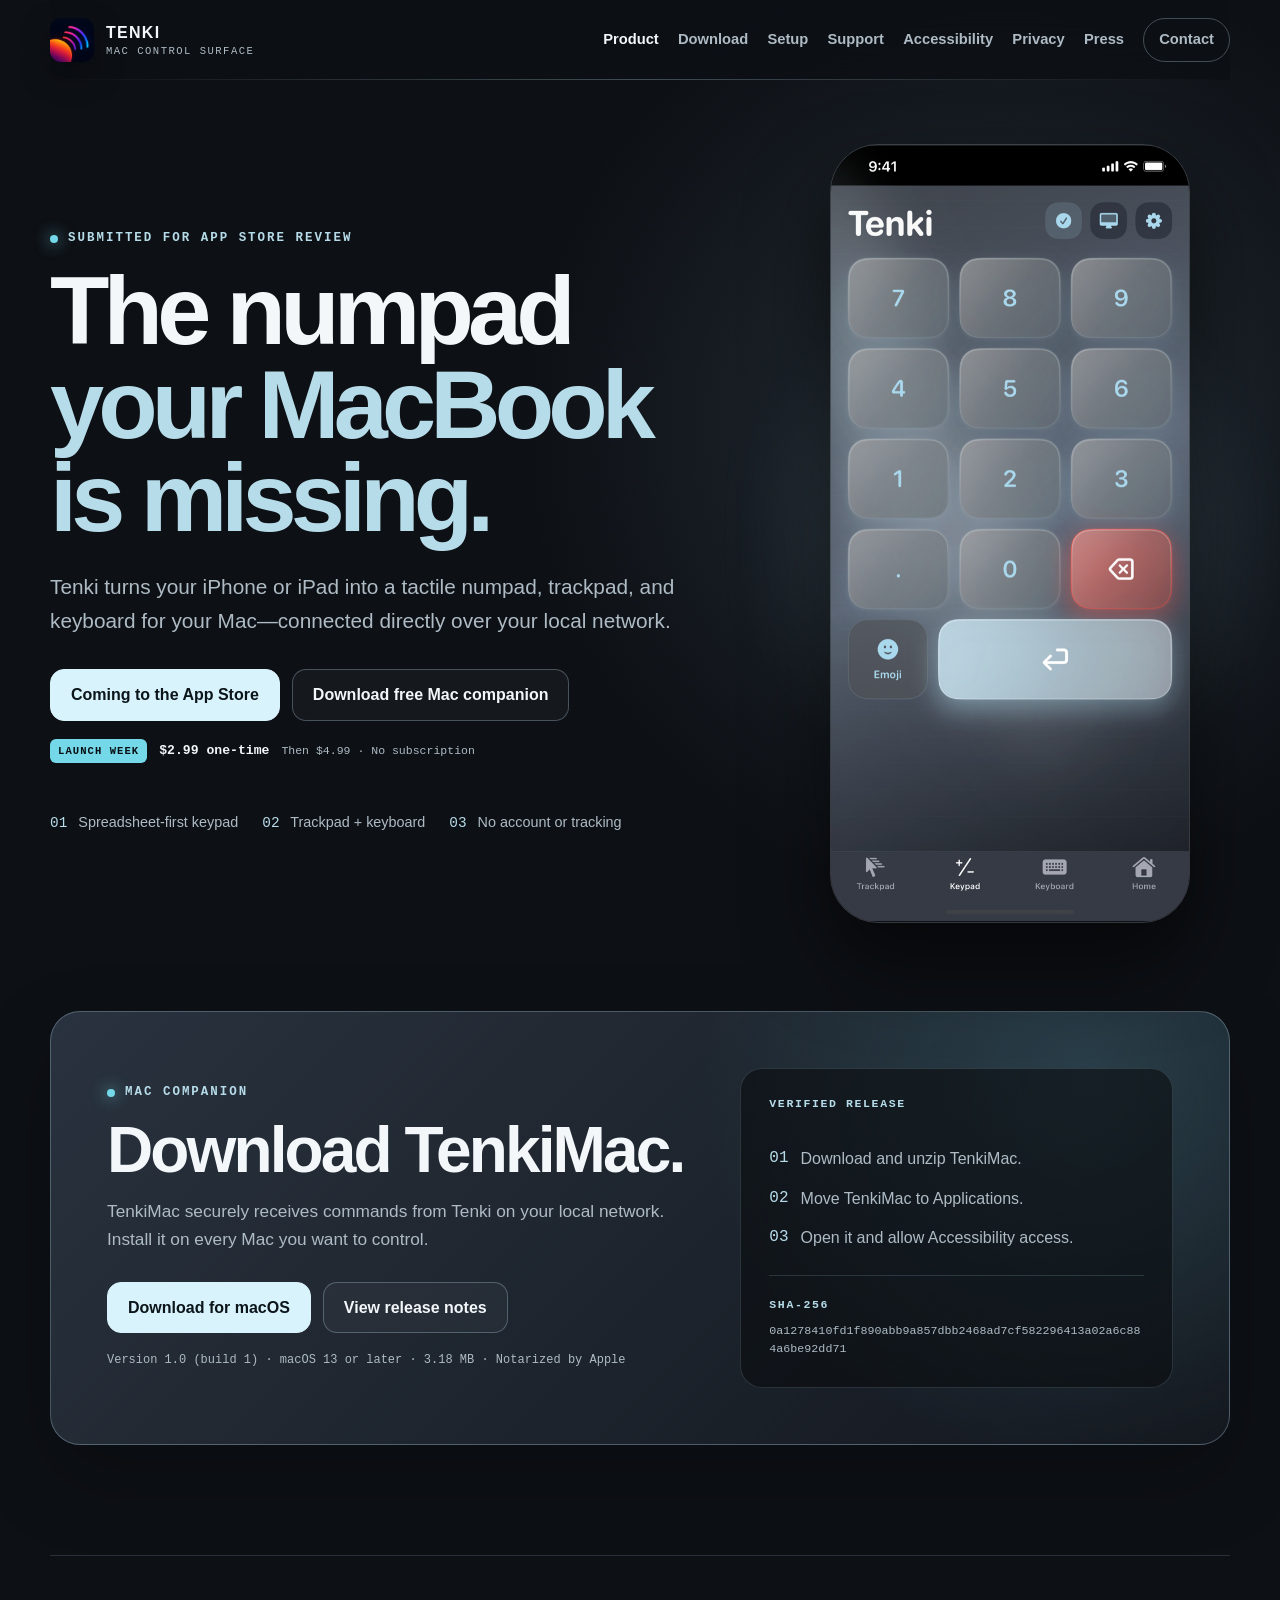
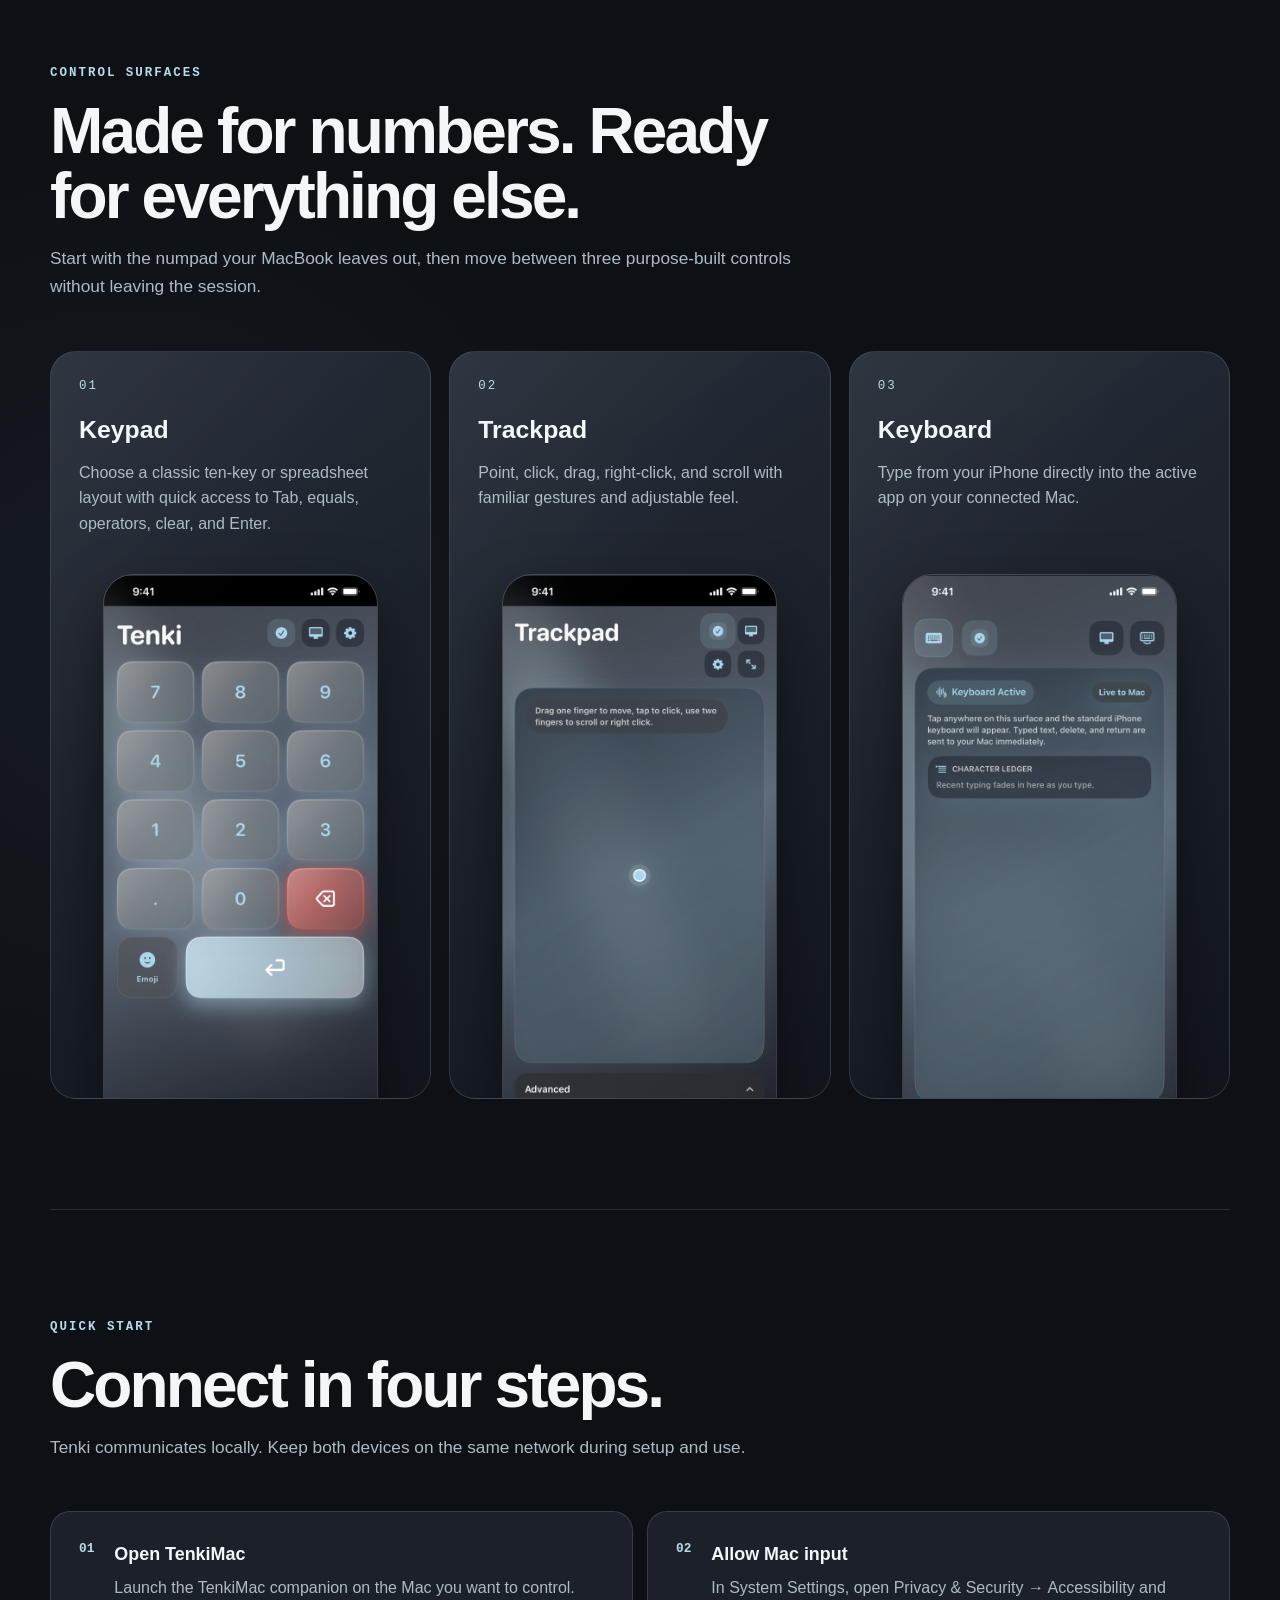
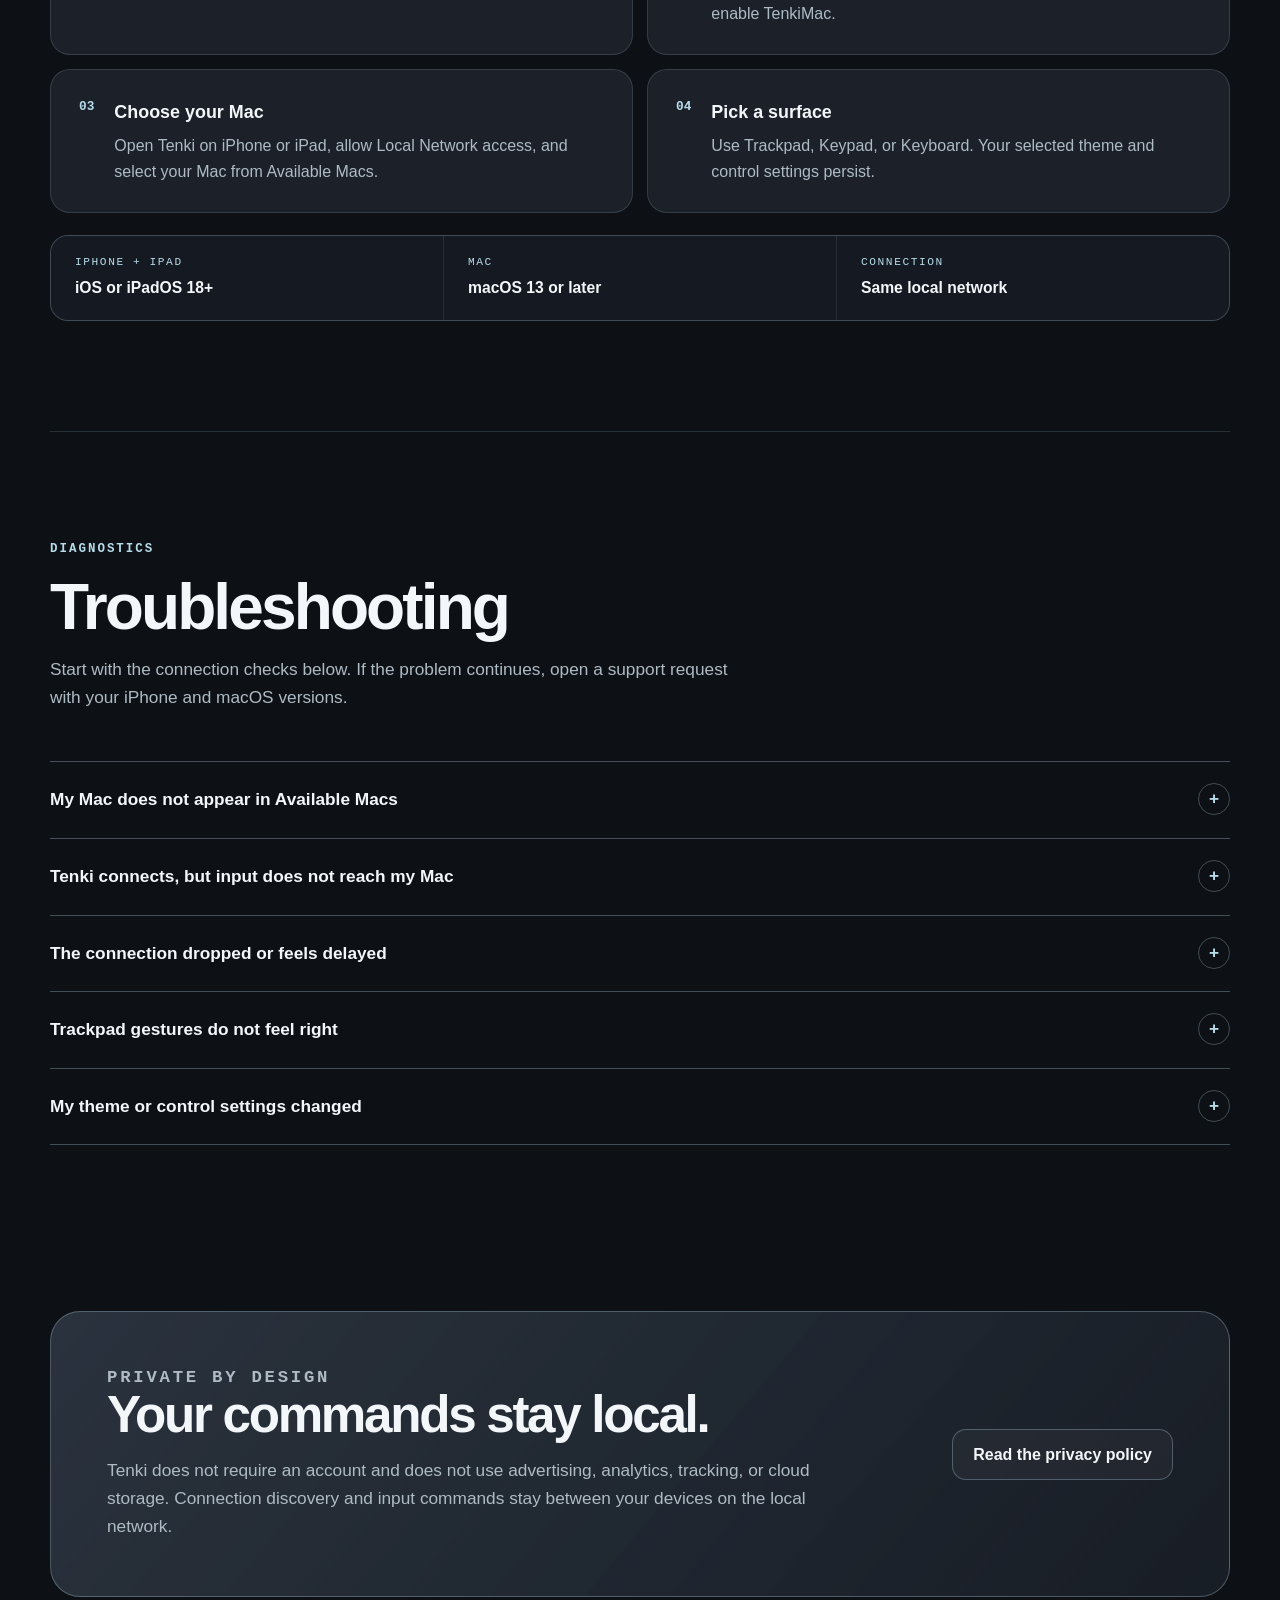
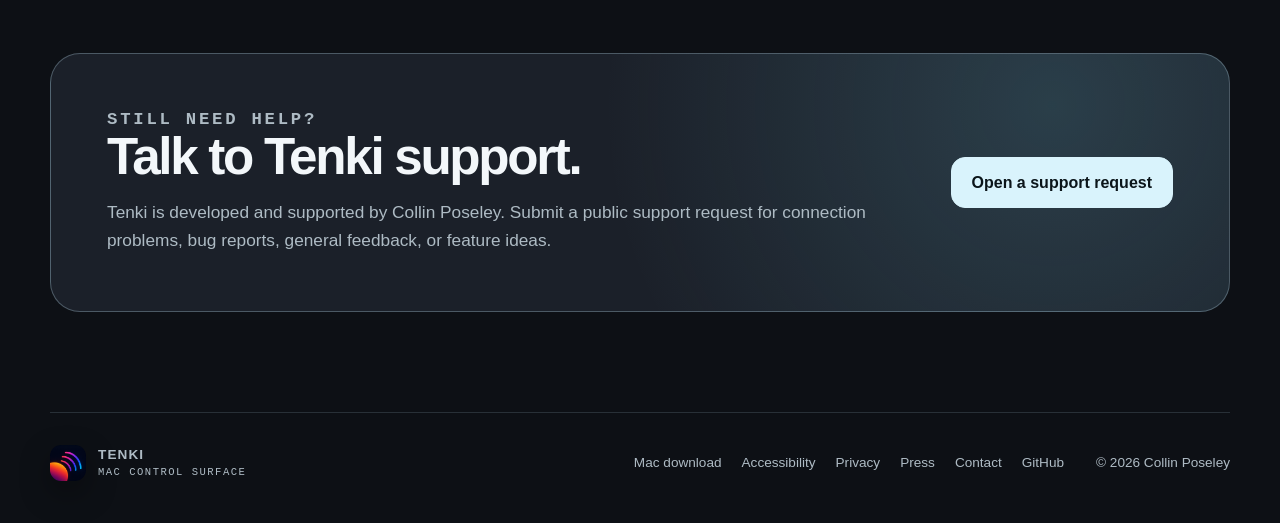
<file: index.html>
<!DOCTYPE html>
<html lang="en">
<head>
  <meta charset="utf-8">
  <meta name="viewport" content="width=device-width, initial-scale=1">
  <meta name="theme-color" content="#171b22">
  <meta name="description" content="Tenki turns your iPhone or iPad into the numpad, trackpad, and keyboard your MacBook is missing. One-time purchase, local connection, no account or tracking.">
  <meta property="og:title" content="Tenki — The numpad your MacBook is missing">
  <meta property="og:description" content="A tactile numpad, trackpad, and keyboard for your Mac—powered by the iPhone or iPad already beside you.">
  <meta property="og:type" content="website">
  <meta property="og:url" content="https://cposeley2.github.io/tenki-support/">
  <meta property="og:image" content="https://cposeley2.github.io/tenki-support/assets/og.png">
  <meta name="twitter:card" content="summary_large_image">
  <meta name="twitter:title" content="Tenki — The numpad your MacBook is missing">
  <meta name="twitter:description" content="A tactile numpad, trackpad, and keyboard for your Mac—powered by the iPhone or iPad already beside you.">
  <meta name="twitter:image" content="https://cposeley2.github.io/tenki-support/assets/og.png">
  <title>Tenki — Numpad, Trackpad &amp; Keyboard for Mac</title>
  <link rel="icon" type="image/png" href="assets/icon.png">
  <link rel="apple-touch-icon" href="assets/icon.png">
  <link rel="stylesheet" href="assets/styles.css">
</head>
<body>
  <a class="skip-link" href="#main">Skip to content</a>

  <header class="site-header">
    <a class="brand" href="./" aria-label="Tenki home">
      <img src="assets/icon.png" alt="" width="44" height="44">
      <span>
        <strong>TENKI</strong>
        <small>MAC CONTROL SURFACE</small>
      </span>
    </a>

    <nav aria-label="Primary navigation">
      <a aria-current="page" href="./">Product</a>
      <a href="./#download">Download</a>
      <a href="./#setup">Setup</a>
      <a href="./#troubleshooting">Support</a>
      <a href="accessibility.html">Accessibility</a>
      <a href="privacy.html">Privacy</a>
      <a href="press.html">Press</a>
      <a class="nav-cta" href="https://github.com/CPoseley2/tenki-support/issues/new?template=support.yml">Contact</a>
    </nav>
  </header>

  <main id="main">
    <section class="hero" aria-labelledby="hero-title">
      <div class="hero-copy">
        <p class="eyebrow"><span class="status-dot"></span> SUBMITTED FOR APP STORE REVIEW</p>
        <h1 id="hero-title">The numpad<br><span>your MacBook is missing.</span></h1>
        <p class="hero-summary">
          Tenki turns your iPhone or iPad into a tactile numpad, trackpad, and keyboard for your Mac—connected directly over your local network.
        </p>
        <div class="hero-actions">
          <span class="button primary pending-button" aria-label="Tenki is awaiting App Store approval">Coming to the App Store</span>
          <a class="button secondary" href="https://github.com/CPoseley2/tenki-support/releases/latest/download/TenkiMac-1.0.zip">Download free Mac companion</a>
        </div>
        <p class="launch-price"><span>LAUNCH WEEK</span> $2.99 one-time <small>Then $4.99 · No subscription</small></p>
        <ul class="signal-list">
          <li><span>01</span> Spreadsheet-first keypad</li>
          <li><span>02</span> Trackpad + keyboard</li>
          <li><span>03</span> No account or tracking</li>
        </ul>
      </div>

      <div class="hero-device">
        <div class="device-glow"></div>
        <img src="assets/screenshots/keypad.png" alt="Tenki numeric keypad running on an iPhone" width="632" height="1367">
      </div>
    </section>

    <section class="download-section" id="download" aria-labelledby="download-title">
      <div class="download-copy">
        <p class="eyebrow"><span class="status-dot"></span> MAC COMPANION</p>
        <h2 id="download-title">Download TenkiMac.</h2>
        <p>
          TenkiMac securely receives commands from Tenki on your local network. Install it on every Mac you want to control.
        </p>
        <div class="download-actions">
          <a class="button primary" href="https://github.com/CPoseley2/tenki-support/releases/latest/download/TenkiMac-1.0.zip">Download for macOS</a>
          <a class="button secondary" href="https://github.com/CPoseley2/tenki-support/releases/latest">View release notes</a>
        </div>
        <p class="download-meta">Version 1.0 (build 1) · macOS 13 or later · 3.18 MB · Notarized by Apple</p>
      </div>

      <div class="release-card">
        <p class="release-label">VERIFIED RELEASE</p>
        <ol class="install-list">
          <li><span>01</span> Download and unzip TenkiMac.</li>
          <li><span>02</span> Move TenkiMac to Applications.</li>
          <li><span>03</span> Open it and allow Accessibility access.</li>
        </ol>
        <div class="checksum">
          <span>SHA-256</span>
          <code>0a1278410fd1f890abb9a857dbb2468ad7cf582296413a02a6c884a6be92dd71</code>
        </div>
      </div>
    </section>

    <section class="surface-strip" id="surfaces" aria-labelledby="surfaces-title">
      <div class="section-heading">
        <p class="eyebrow">CONTROL SURFACES</p>
        <h2 id="surfaces-title">Made for numbers. Ready for everything else.</h2>
        <p>Start with the numpad your MacBook leaves out, then move between three purpose-built controls without leaving the session.</p>
      </div>

      <div class="surface-grid">
        <article class="surface-card">
          <div class="surface-number">01</div>
          <h3>Keypad</h3>
          <p>Choose a classic ten-key or spreadsheet layout with quick access to Tab, equals, operators, clear, and Enter.</p>
          <img src="assets/screenshots/keypad.png" alt="Tenki Keypad screen" loading="lazy" width="632" height="1367">
        </article>
        <article class="surface-card">
          <div class="surface-number">02</div>
          <h3>Trackpad</h3>
          <p>Point, click, drag, right-click, and scroll with familiar gestures and adjustable feel.</p>
          <img src="assets/screenshots/trackpad.png" alt="Tenki Trackpad screen" loading="lazy" width="632" height="1367">
        </article>
        <article class="surface-card">
          <div class="surface-number">03</div>
          <h3>Keyboard</h3>
          <p>Type from your iPhone directly into the active app on your connected Mac.</p>
          <img src="assets/screenshots/keyboard.png" alt="Tenki Keyboard screen" loading="lazy" width="632" height="1367">
        </article>
      </div>
    </section>

    <section class="setup-section" id="setup" aria-labelledby="setup-title">
      <div class="section-heading">
        <p class="eyebrow">QUICK START</p>
        <h2 id="setup-title">Connect in four steps.</h2>
        <p>Tenki communicates locally. Keep both devices on the same network during setup and use.</p>
      </div>

      <ol class="steps">
        <li>
          <span class="step-number">01</span>
          <div>
            <h3>Open TenkiMac</h3>
            <p>Launch the TenkiMac companion on the Mac you want to control.</p>
          </div>
        </li>
        <li>
          <span class="step-number">02</span>
          <div>
            <h3>Allow Mac input</h3>
            <p>In System Settings, open Privacy &amp; Security → Accessibility and enable TenkiMac.</p>
          </div>
        </li>
        <li>
          <span class="step-number">03</span>
          <div>
            <h3>Choose your Mac</h3>
            <p>Open Tenki on iPhone or iPad, allow Local Network access, and select your Mac from Available Macs.</p>
          </div>
        </li>
        <li>
          <span class="step-number">04</span>
          <div>
            <h3>Pick a surface</h3>
            <p>Use Trackpad, Keypad, or Keyboard. Your selected theme and control settings persist.</p>
          </div>
        </li>
      </ol>

      <div class="requirements">
        <div>
          <small>IPHONE + IPAD</small>
          <strong>iOS or iPadOS 18+</strong>
        </div>
        <div>
          <small>MAC</small>
          <strong>macOS 13 or later</strong>
        </div>
        <div>
          <small>CONNECTION</small>
          <strong>Same local network</strong>
        </div>
      </div>
    </section>

    <section class="troubleshooting-section" id="troubleshooting" aria-labelledby="troubleshooting-title">
      <div class="section-heading compact">
        <p class="eyebrow">DIAGNOSTICS</p>
        <h2 id="troubleshooting-title">Troubleshooting</h2>
        <p>Start with the connection checks below. If the problem continues, open a support request with your iPhone and macOS versions.</p>
      </div>

      <div class="diagnostic-list">
        <details>
          <summary>My Mac does not appear in Available Macs</summary>
          <div>
            <p>Confirm that TenkiMac is open and that both devices are connected to the same local network. On iPhone, open Settings → Privacy &amp; Security → Local Network and make sure Tenki is enabled.</p>
          </div>
        </details>
        <details>
          <summary>Tenki connects, but input does not reach my Mac</summary>
          <div>
            <p>Open System Settings → Privacy &amp; Security → Accessibility on your Mac and enable TenkiMac. If it was already enabled, turn it off and on again, then relaunch TenkiMac.</p>
          </div>
        </details>
        <details>
          <summary>The connection dropped or feels delayed</summary>
          <div>
            <p>Keep both devices on the same stable Wi-Fi network, move them closer to the access point, and avoid guest networks that isolate devices. Reopen Available Macs and reconnect.</p>
          </div>
        </details>
        <details>
          <summary>Trackpad gestures do not feel right</summary>
          <div>
            <p>Open Trackpad settings to adjust sensitivity, scroll behavior, smoothing, and haptic strength. The Balanced preset is a good place to restart.</p>
          </div>
        </details>
        <details>
          <summary>My theme or control settings changed</summary>
          <div>
            <p>Update to the latest Tenki version. Theme, clean-theme color, keypad layout, sound, haptic, and trackpad preferences are designed to persist between launches.</p>
          </div>
        </details>
      </div>
    </section>

    <section class="privacy-callout" aria-labelledby="privacy-title">
      <div>
        <p class="eyebrow">PRIVATE BY DESIGN</p>
        <h2 id="privacy-title">Your commands stay local.</h2>
        <p>Tenki does not require an account and does not use advertising, analytics, tracking, or cloud storage. Connection discovery and input commands stay between your devices on the local network.</p>
      </div>
      <a class="button secondary" href="privacy.html">Read the privacy policy</a>
    </section>

    <section class="contact-section" id="contact" aria-labelledby="contact-title">
      <div>
        <p class="eyebrow">STILL NEED HELP?</p>
        <h2 id="contact-title">Talk to Tenki support.</h2>
        <p>Tenki is developed and supported by Collin Poseley. Submit a public support request for connection problems, bug reports, general feedback, or feature ideas.</p>
      </div>
      <a class="button primary" href="https://github.com/CPoseley2/tenki-support/issues/new?template=support.yml">Open a support request</a>
    </section>
  </main>

  <footer>
    <a class="brand footer-brand" href="./">
      <img src="assets/icon.png" alt="" width="36" height="36">
      <span><strong>TENKI</strong><small>MAC CONTROL SURFACE</small></span>
    </a>
    <div class="footer-links">
      <a href="https://github.com/CPoseley2/tenki-support/releases/latest/download/TenkiMac-1.0.zip">Mac download</a>
      <a href="accessibility.html">Accessibility</a>
      <a href="privacy.html">Privacy</a>
      <a href="press.html">Press</a>
      <a href="https://github.com/CPoseley2/tenki-support/issues/new?template=support.yml">Contact</a>
      <a href="https://github.com/CPoseley2/tenki-support">GitHub</a>
    </div>
    <p>© 2026 Collin Poseley</p>
  </footer>
</body>
</html>
</file>
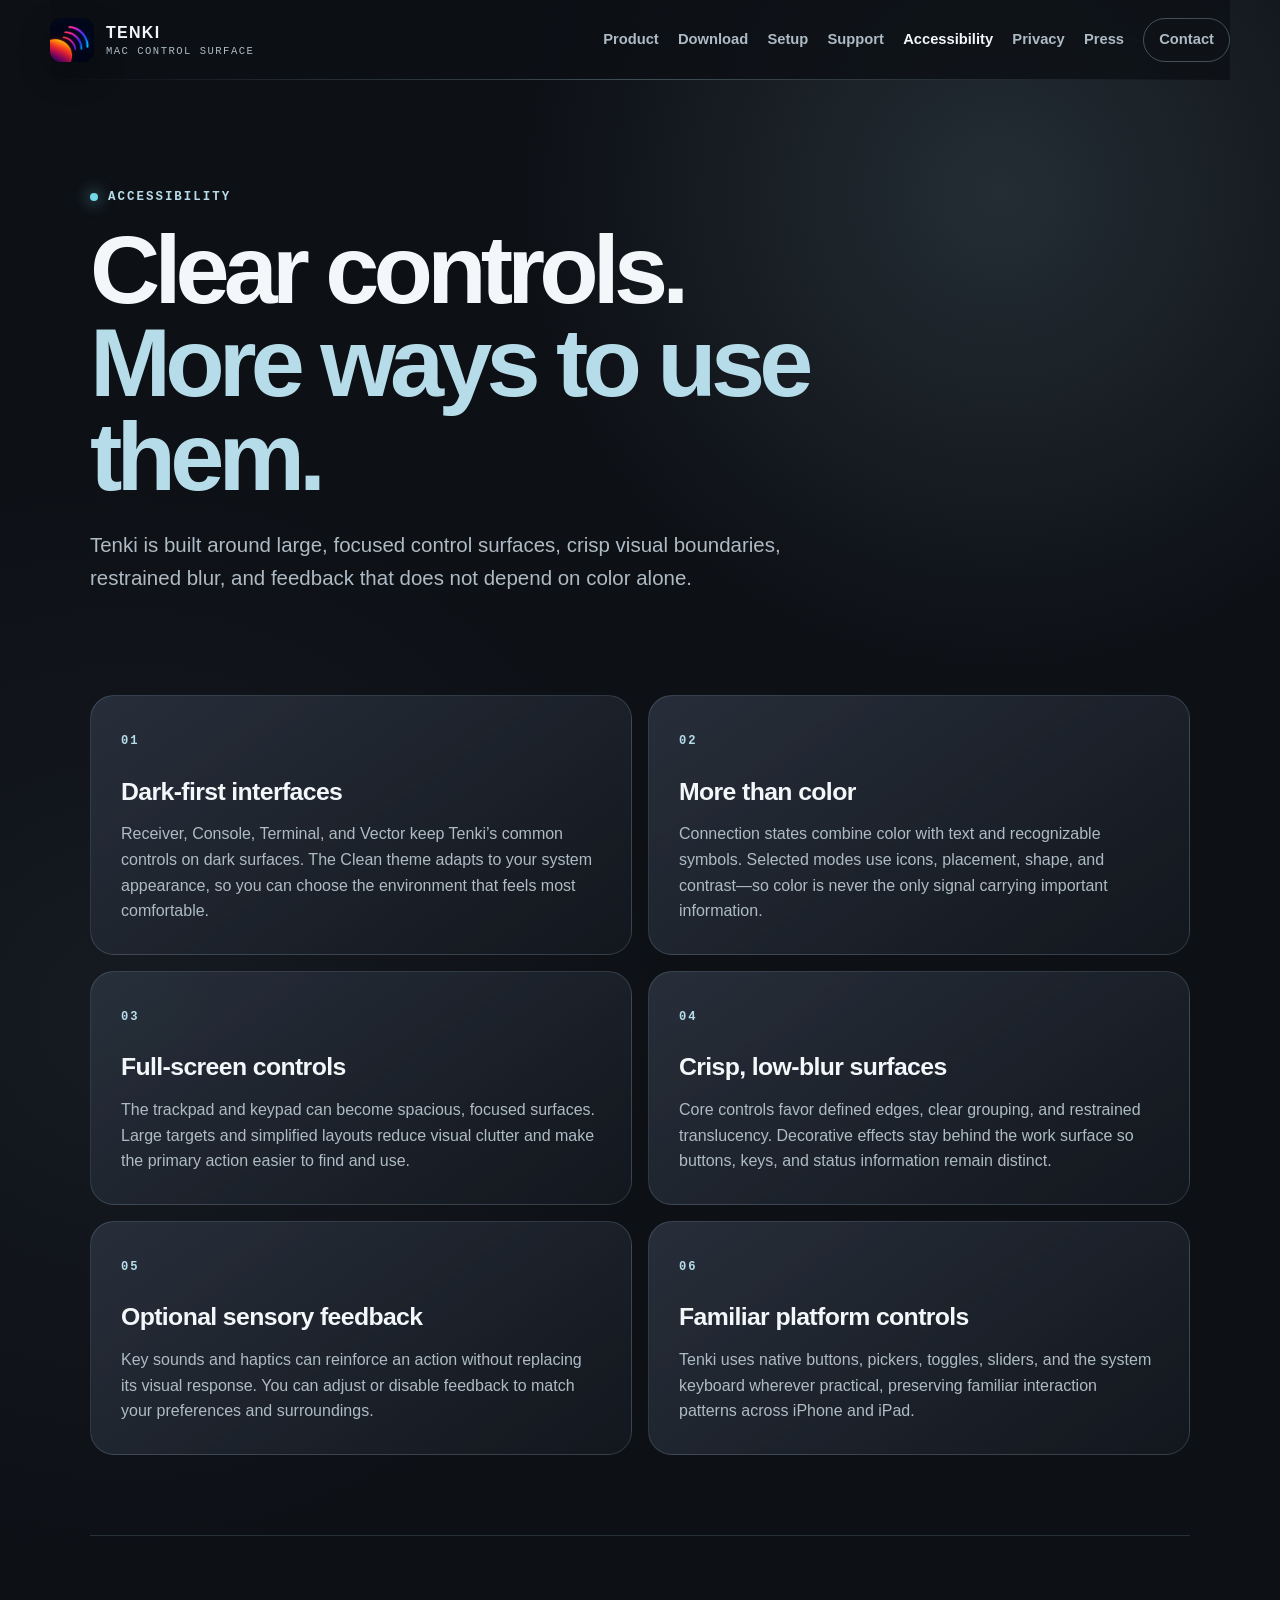
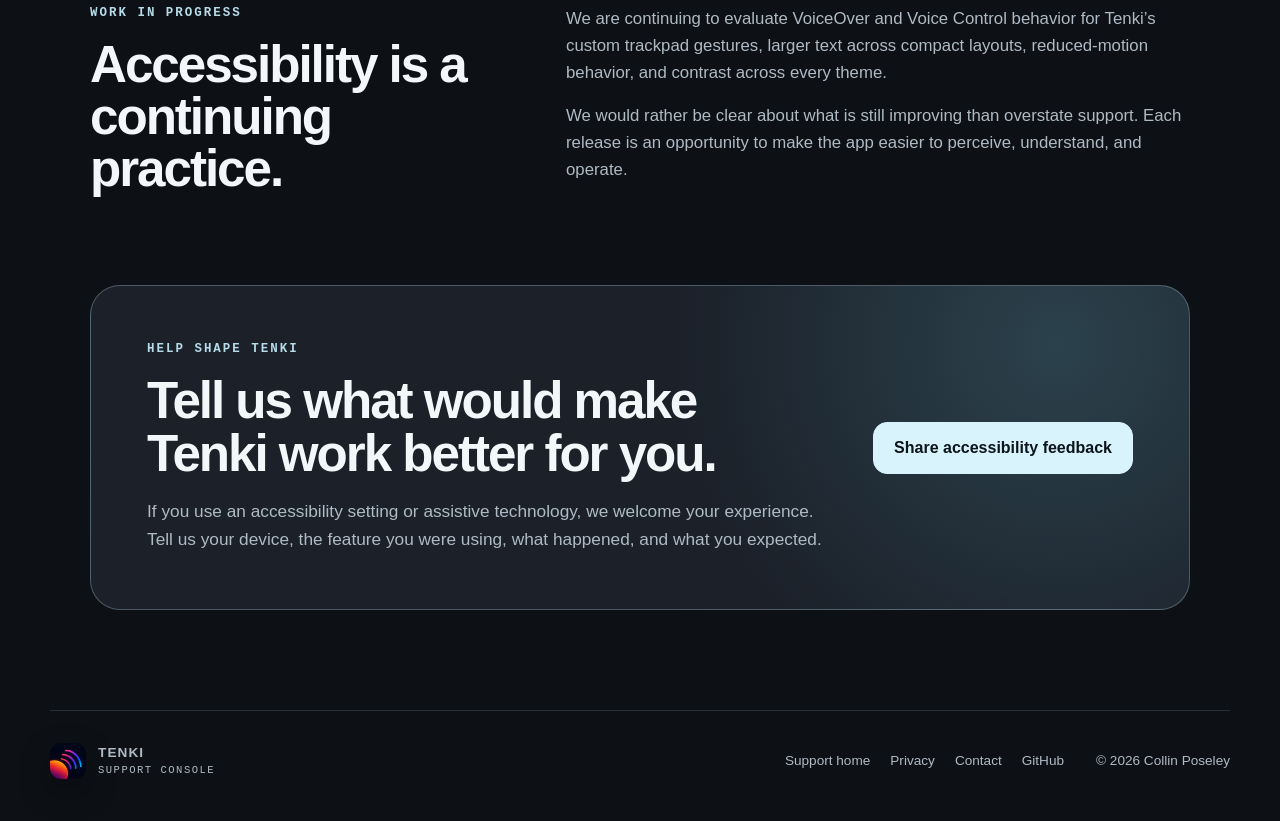
<file: accessibility.html>
<!DOCTYPE html>
<html lang="en">
<head>
  <meta charset="utf-8">
  <meta name="viewport" content="width=device-width, initial-scale=1">
  <meta name="theme-color" content="#171b22">
  <meta name="description" content="Learn about Tenki’s accessibility-minded design, including dark interfaces, non-color cues, focused full-screen controls, and ways to share feedback.">
  <meta property="og:title" content="Accessibility · Tenki Support">
  <meta property="og:description" content="Clear controls, dark-first themes, non-color cues, and an open invitation to help make Tenki more accessible.">
  <meta property="og:type" content="website">
  <meta property="og:url" content="https://cposeley2.github.io/tenki-support/accessibility.html">
  <meta property="og:image" content="https://cposeley2.github.io/tenki-support/assets/og.png">
  <meta name="twitter:card" content="summary_large_image">
  <title>Accessibility · Tenki Support</title>
  <link rel="icon" type="image/png" href="assets/icon.png">
  <link rel="apple-touch-icon" href="assets/icon.png">
  <link rel="stylesheet" href="assets/styles.css">
</head>
<body>
  <a class="skip-link" href="#main">Skip to content</a>

  <header class="site-header">
    <a class="brand" href="./" aria-label="Tenki home">
      <img src="assets/icon.png" alt="" width="44" height="44">
      <span>
        <strong>TENKI</strong>
        <small>MAC CONTROL SURFACE</small>
      </span>
    </a>
    <nav aria-label="Primary navigation">
      <a href="./">Product</a>
      <a href="./#download">Download</a>
      <a href="./#setup">Setup</a>
      <a href="./#troubleshooting">Support</a>
      <a aria-current="page" href="accessibility.html">Accessibility</a>
      <a href="privacy.html">Privacy</a>
      <a href="press.html">Press</a>
      <a class="nav-cta" href="https://github.com/CPoseley2/tenki-support/issues/new?template=support.yml">Contact</a>
    </nav>
  </header>

  <main id="main" class="accessibility-main">
    <section class="accessibility-hero" aria-labelledby="accessibility-title">
      <p class="eyebrow"><span class="status-dot"></span> ACCESSIBILITY</p>
      <h1 id="accessibility-title">Clear controls.<br><span>More ways to use them.</span></h1>
      <p>Tenki is built around large, focused control surfaces, crisp visual boundaries, restrained blur, and feedback that does not depend on color alone.</p>
    </section>

    <section class="accessibility-grid" aria-label="Accessibility-minded design features">
      <article class="accessibility-card">
        <span class="feature-index">01</span>
        <h2>Dark-first interfaces</h2>
        <p>Receiver, Console, Terminal, and Vector keep Tenki’s common controls on dark surfaces. The Clean theme adapts to your system appearance, so you can choose the environment that feels most comfortable.</p>
      </article>

      <article class="accessibility-card">
        <span class="feature-index">02</span>
        <h2>More than color</h2>
        <p>Connection states combine color with text and recognizable symbols. Selected modes use icons, placement, shape, and contrast—so color is never the only signal carrying important information.</p>
      </article>

      <article class="accessibility-card">
        <span class="feature-index">03</span>
        <h2>Full-screen controls</h2>
        <p>The trackpad and keypad can become spacious, focused surfaces. Large targets and simplified layouts reduce visual clutter and make the primary action easier to find and use.</p>
      </article>

      <article class="accessibility-card">
        <span class="feature-index">04</span>
        <h2>Crisp, low-blur surfaces</h2>
        <p>Core controls favor defined edges, clear grouping, and restrained translucency. Decorative effects stay behind the work surface so buttons, keys, and status information remain distinct.</p>
      </article>

      <article class="accessibility-card">
        <span class="feature-index">05</span>
        <h2>Optional sensory feedback</h2>
        <p>Key sounds and haptics can reinforce an action without replacing its visual response. You can adjust or disable feedback to match your preferences and surroundings.</p>
      </article>

      <article class="accessibility-card">
        <span class="feature-index">06</span>
        <h2>Familiar platform controls</h2>
        <p>Tenki uses native buttons, pickers, toggles, sliders, and the system keyboard wherever practical, preserving familiar interaction patterns across iPhone and iPad.</p>
      </article>
    </section>

    <section class="accessibility-progress" aria-labelledby="progress-title">
      <div>
        <p class="eyebrow">WORK IN PROGRESS</p>
        <h2 id="progress-title">Accessibility is a continuing practice.</h2>
      </div>
      <div class="progress-copy">
        <p>We are continuing to evaluate VoiceOver and Voice Control behavior for Tenki’s custom trackpad gestures, larger text across compact layouts, reduced-motion behavior, and contrast across every theme.</p>
        <p>We would rather be clear about what is still improving than overstate support. Each release is an opportunity to make the app easier to perceive, understand, and operate.</p>
      </div>
    </section>

    <section class="accessibility-feedback" aria-labelledby="feedback-title">
      <div>
        <p class="eyebrow">HELP SHAPE TENKI</p>
        <h2 id="feedback-title">Tell us what would make Tenki work better for you.</h2>
        <p>If you use an accessibility setting or assistive technology, we welcome your experience. Tell us your device, the feature you were using, what happened, and what you expected.</p>
      </div>
      <a class="button primary" href="https://github.com/CPoseley2/tenki-support/issues/new?template=support.yml">Share accessibility feedback</a>
    </section>
  </main>

  <footer>
    <a class="brand footer-brand" href="./">
      <img src="assets/icon.png" alt="" width="36" height="36">
      <span><strong>TENKI</strong><small>SUPPORT CONSOLE</small></span>
    </a>
    <div class="footer-links">
      <a href="./">Support home</a>
      <a href="privacy.html">Privacy</a>
      <a href="https://github.com/CPoseley2/tenki-support/issues/new?template=support.yml">Contact</a>
      <a href="https://github.com/CPoseley2/tenki-support">GitHub</a>
    </div>
    <p>© 2026 Collin Poseley</p>
  </footer>
</body>
</html>
</file>
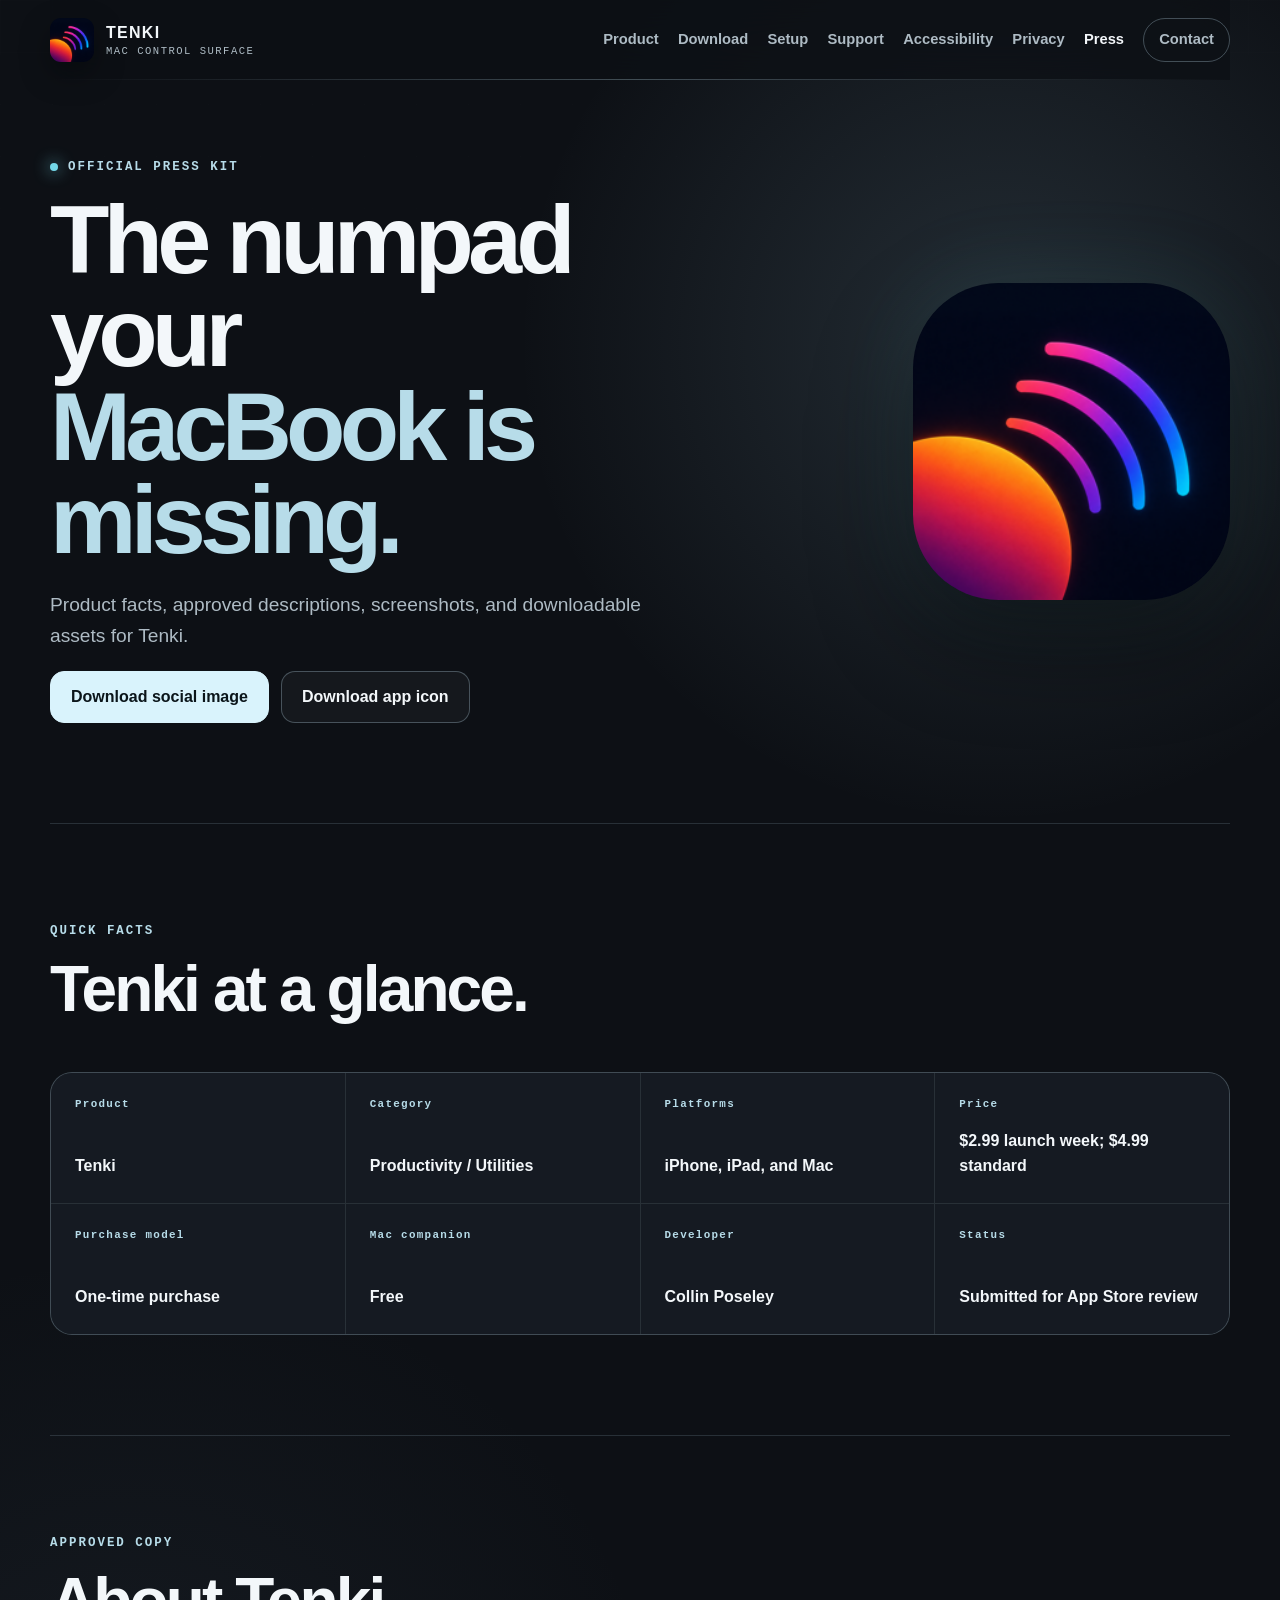
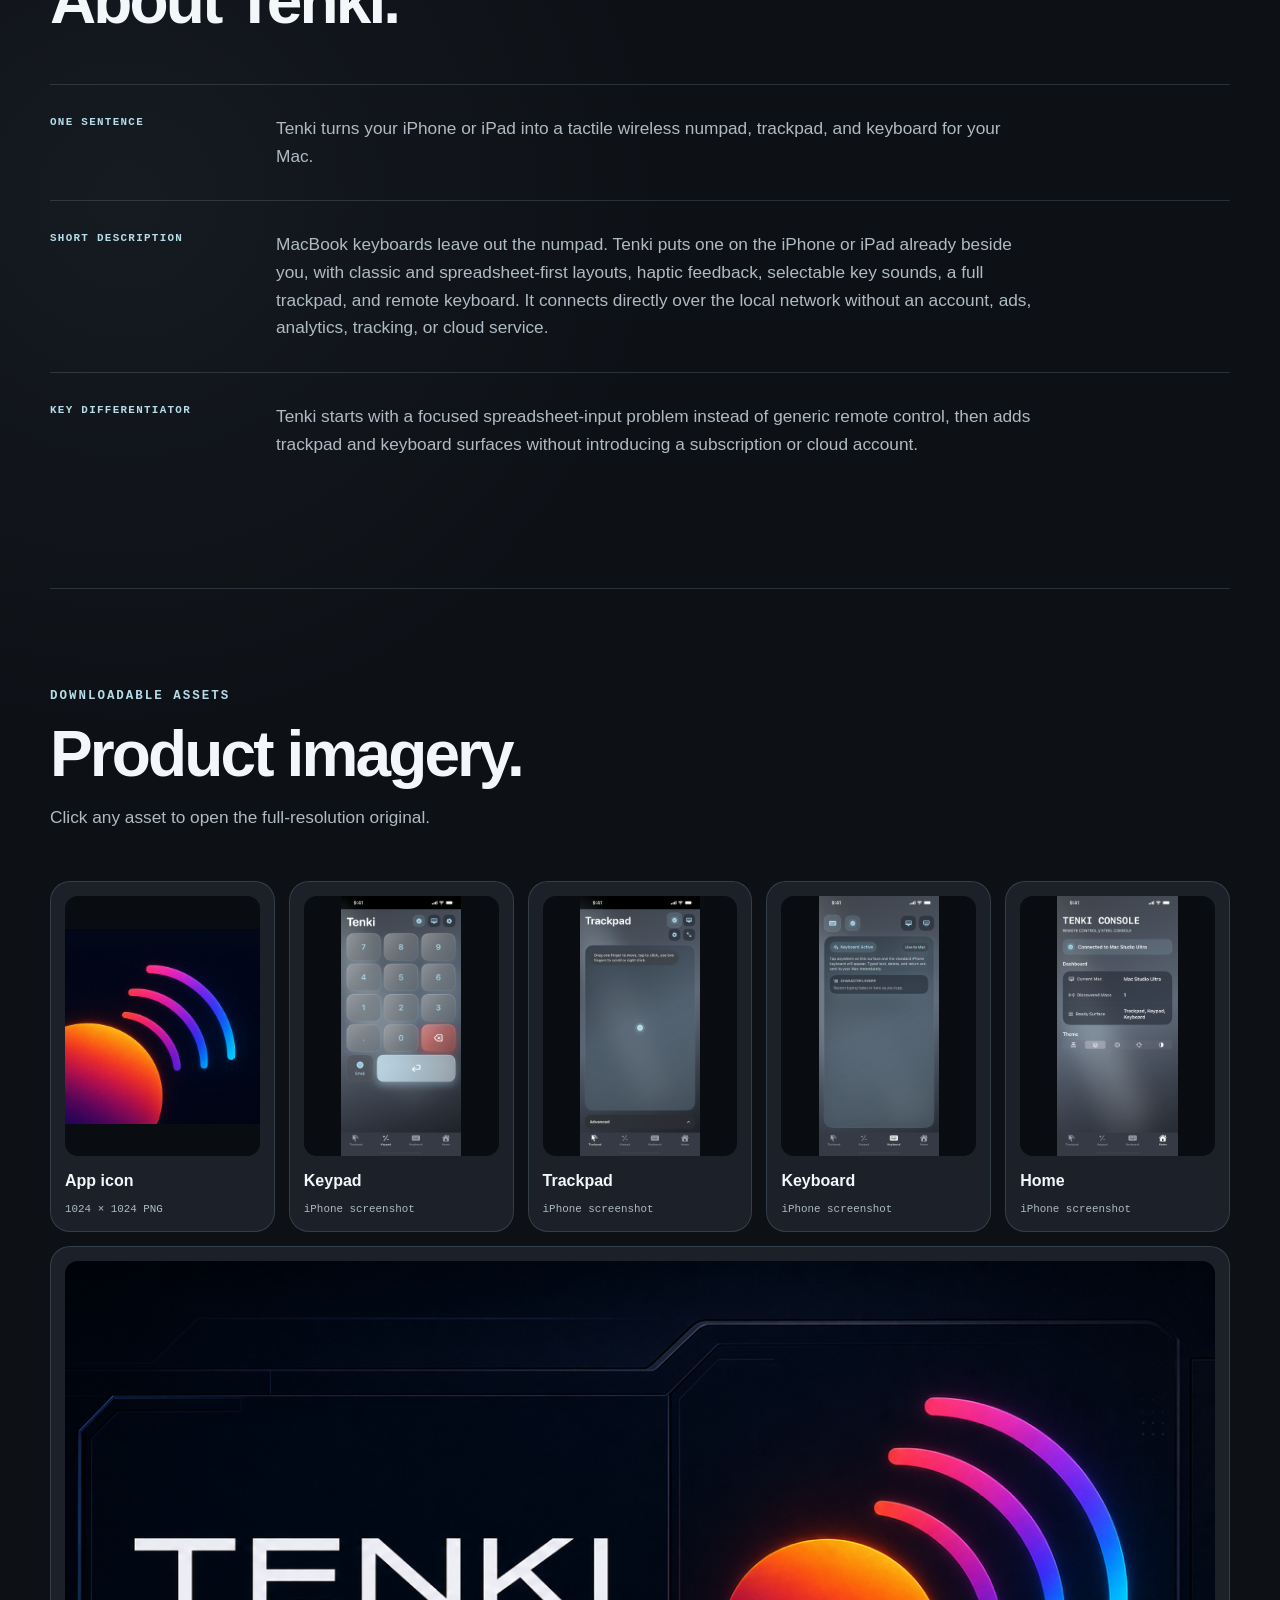
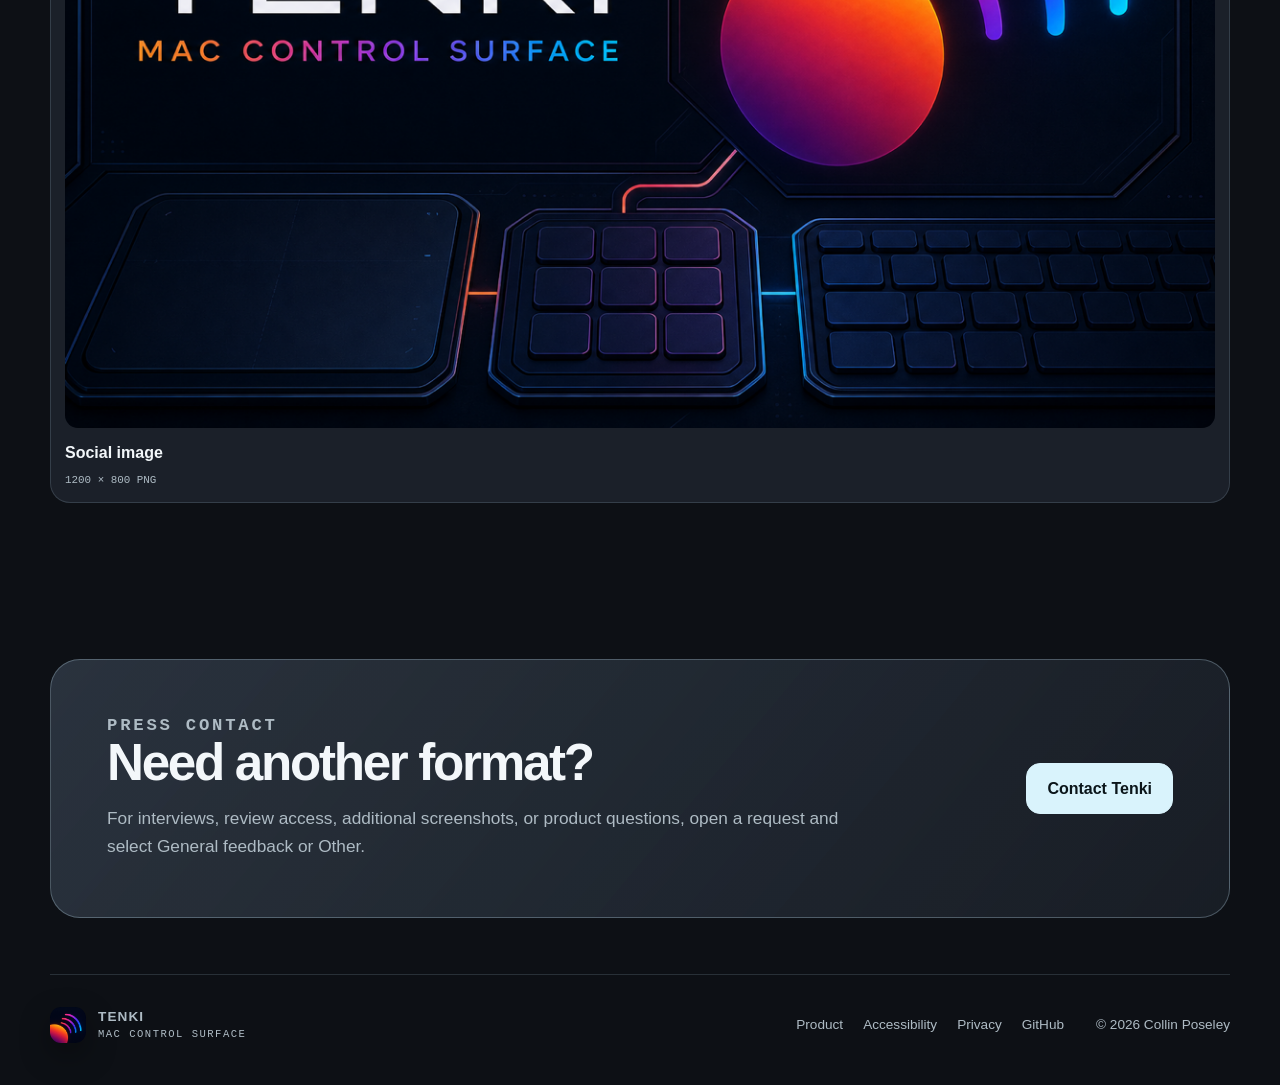
<file: press.html>
<!DOCTYPE html>
<html lang="en">
<head>
  <meta charset="utf-8">
  <meta name="viewport" content="width=device-width, initial-scale=1">
  <meta name="theme-color" content="#171b22">
  <meta name="description" content="Official Tenki press kit: product facts, pricing, descriptions, screenshots, app icon, and media contact.">
  <meta property="og:title" content="Tenki Press Kit">
  <meta property="og:description" content="Press information and downloadable assets for Tenki, the iPhone and iPad numpad, trackpad, and keyboard for Mac.">
  <meta property="og:type" content="website">
  <meta property="og:url" content="https://cposeley2.github.io/tenki-support/press.html">
  <meta property="og:image" content="https://cposeley2.github.io/tenki-support/assets/og.png">
  <meta name="twitter:card" content="summary_large_image">
  <title>Tenki Press Kit</title>
  <link rel="icon" type="image/png" href="assets/icon.png">
  <link rel="apple-touch-icon" href="assets/icon.png">
  <link rel="stylesheet" href="assets/styles.css">
</head>
<body>
  <a class="skip-link" href="#main">Skip to content</a>

  <header class="site-header">
    <a class="brand" href="./" aria-label="Tenki home">
      <img src="assets/icon.png" alt="" width="44" height="44">
      <span><strong>TENKI</strong><small>MAC CONTROL SURFACE</small></span>
    </a>
    <nav aria-label="Primary navigation">
      <a href="./">Product</a>
      <a href="./#download">Download</a>
      <a href="./#setup">Setup</a>
      <a href="./#troubleshooting">Support</a>
      <a href="accessibility.html">Accessibility</a>
      <a href="privacy.html">Privacy</a>
      <a aria-current="page" href="press.html">Press</a>
      <a class="nav-cta" href="https://github.com/CPoseley2/tenki-support/issues/new?template=support.yml">Contact</a>
    </nav>
  </header>

  <main id="main" class="press-main">
    <section class="press-hero">
      <div>
        <p class="eyebrow"><span class="status-dot"></span> OFFICIAL PRESS KIT</p>
        <h1>The numpad your<br><span>MacBook is missing.</span></h1>
        <p>Product facts, approved descriptions, screenshots, and downloadable assets for Tenki.</p>
        <div class="hero-actions">
          <a class="button primary" href="assets/og.png" download>Download social image</a>
          <a class="button secondary" href="assets/app-icon-1024.png" download>Download app icon</a>
        </div>
      </div>
      <img class="press-mark" src="assets/icon.png" alt="Tenki app icon" width="1024" height="1024">
    </section>

    <section class="press-facts" aria-labelledby="facts-title">
      <div class="section-heading compact">
        <p class="eyebrow">QUICK FACTS</p>
        <h2 id="facts-title">Tenki at a glance.</h2>
      </div>
      <dl class="fact-grid">
        <div><dt>Product</dt><dd>Tenki</dd></div>
        <div><dt>Category</dt><dd>Productivity / Utilities</dd></div>
        <div><dt>Platforms</dt><dd>iPhone, iPad, and Mac</dd></div>
        <div><dt>Price</dt><dd>$2.99 launch week; $4.99 standard</dd></div>
        <div><dt>Purchase model</dt><dd>One-time purchase</dd></div>
        <div><dt>Mac companion</dt><dd>Free</dd></div>
        <div><dt>Developer</dt><dd>Collin Poseley</dd></div>
        <div><dt>Status</dt><dd>Submitted for App Store review</dd></div>
      </dl>
    </section>

    <section class="press-copy" aria-labelledby="copy-title">
      <div class="section-heading compact">
        <p class="eyebrow">APPROVED COPY</p>
        <h2 id="copy-title">About Tenki.</h2>
      </div>
      <article>
        <span>ONE SENTENCE</span>
        <p>Tenki turns your iPhone or iPad into a tactile wireless numpad, trackpad, and keyboard for your Mac.</p>
      </article>
      <article>
        <span>SHORT DESCRIPTION</span>
        <p>MacBook keyboards leave out the numpad. Tenki puts one on the iPhone or iPad already beside you, with classic and spreadsheet-first layouts, haptic feedback, selectable key sounds, a full trackpad, and remote keyboard. It connects directly over the local network without an account, ads, analytics, tracking, or cloud service.</p>
      </article>
      <article>
        <span>KEY DIFFERENTIATOR</span>
        <p>Tenki starts with a focused spreadsheet-input problem instead of generic remote control, then adds trackpad and keyboard surfaces without introducing a subscription or cloud account.</p>
      </article>
    </section>

    <section class="press-assets" aria-labelledby="assets-title">
      <div class="section-heading compact">
        <p class="eyebrow">DOWNLOADABLE ASSETS</p>
        <h2 id="assets-title">Product imagery.</h2>
        <p>Click any asset to open the full-resolution original.</p>
      </div>
      <div class="asset-grid">
        <a href="assets/app-icon-1024.png"><img src="assets/app-icon-1024.png" alt="Tenki app icon"><strong>App icon</strong><small>1024 × 1024 PNG</small></a>
        <a href="assets/screenshots/keypad.png"><img src="assets/screenshots/keypad.png" alt="Tenki keypad screenshot"><strong>Keypad</strong><small>iPhone screenshot</small></a>
        <a href="assets/screenshots/trackpad.png"><img src="assets/screenshots/trackpad.png" alt="Tenki trackpad screenshot"><strong>Trackpad</strong><small>iPhone screenshot</small></a>
        <a href="assets/screenshots/keyboard.png"><img src="assets/screenshots/keyboard.png" alt="Tenki keyboard screenshot"><strong>Keyboard</strong><small>iPhone screenshot</small></a>
        <a href="assets/screenshots/home.png"><img src="assets/screenshots/home.png" alt="Tenki home screenshot"><strong>Home</strong><small>iPhone screenshot</small></a>
        <a class="wide-asset" href="assets/og.png"><img src="assets/og.png" alt="Tenki social sharing image"><strong>Social image</strong><small>1200 × 800 PNG</small></a>
      </div>
    </section>

    <section class="privacy-callout" aria-labelledby="press-contact-title">
      <div>
        <p class="eyebrow">PRESS CONTACT</p>
        <h2 id="press-contact-title">Need another format?</h2>
        <p>For interviews, review access, additional screenshots, or product questions, open a request and select General feedback or Other.</p>
      </div>
      <a class="button primary" href="https://github.com/CPoseley2/tenki-support/issues/new?template=support.yml">Contact Tenki</a>
    </section>
  </main>

  <footer>
    <a class="brand footer-brand" href="./"><img src="assets/icon.png" alt="" width="36" height="36"><span><strong>TENKI</strong><small>MAC CONTROL SURFACE</small></span></a>
    <div class="footer-links"><a href="./">Product</a><a href="accessibility.html">Accessibility</a><a href="privacy.html">Privacy</a><a href="https://github.com/CPoseley2/tenki-support">GitHub</a></div>
    <p>© 2026 Collin Poseley</p>
  </footer>
</body>
</html>
</file>
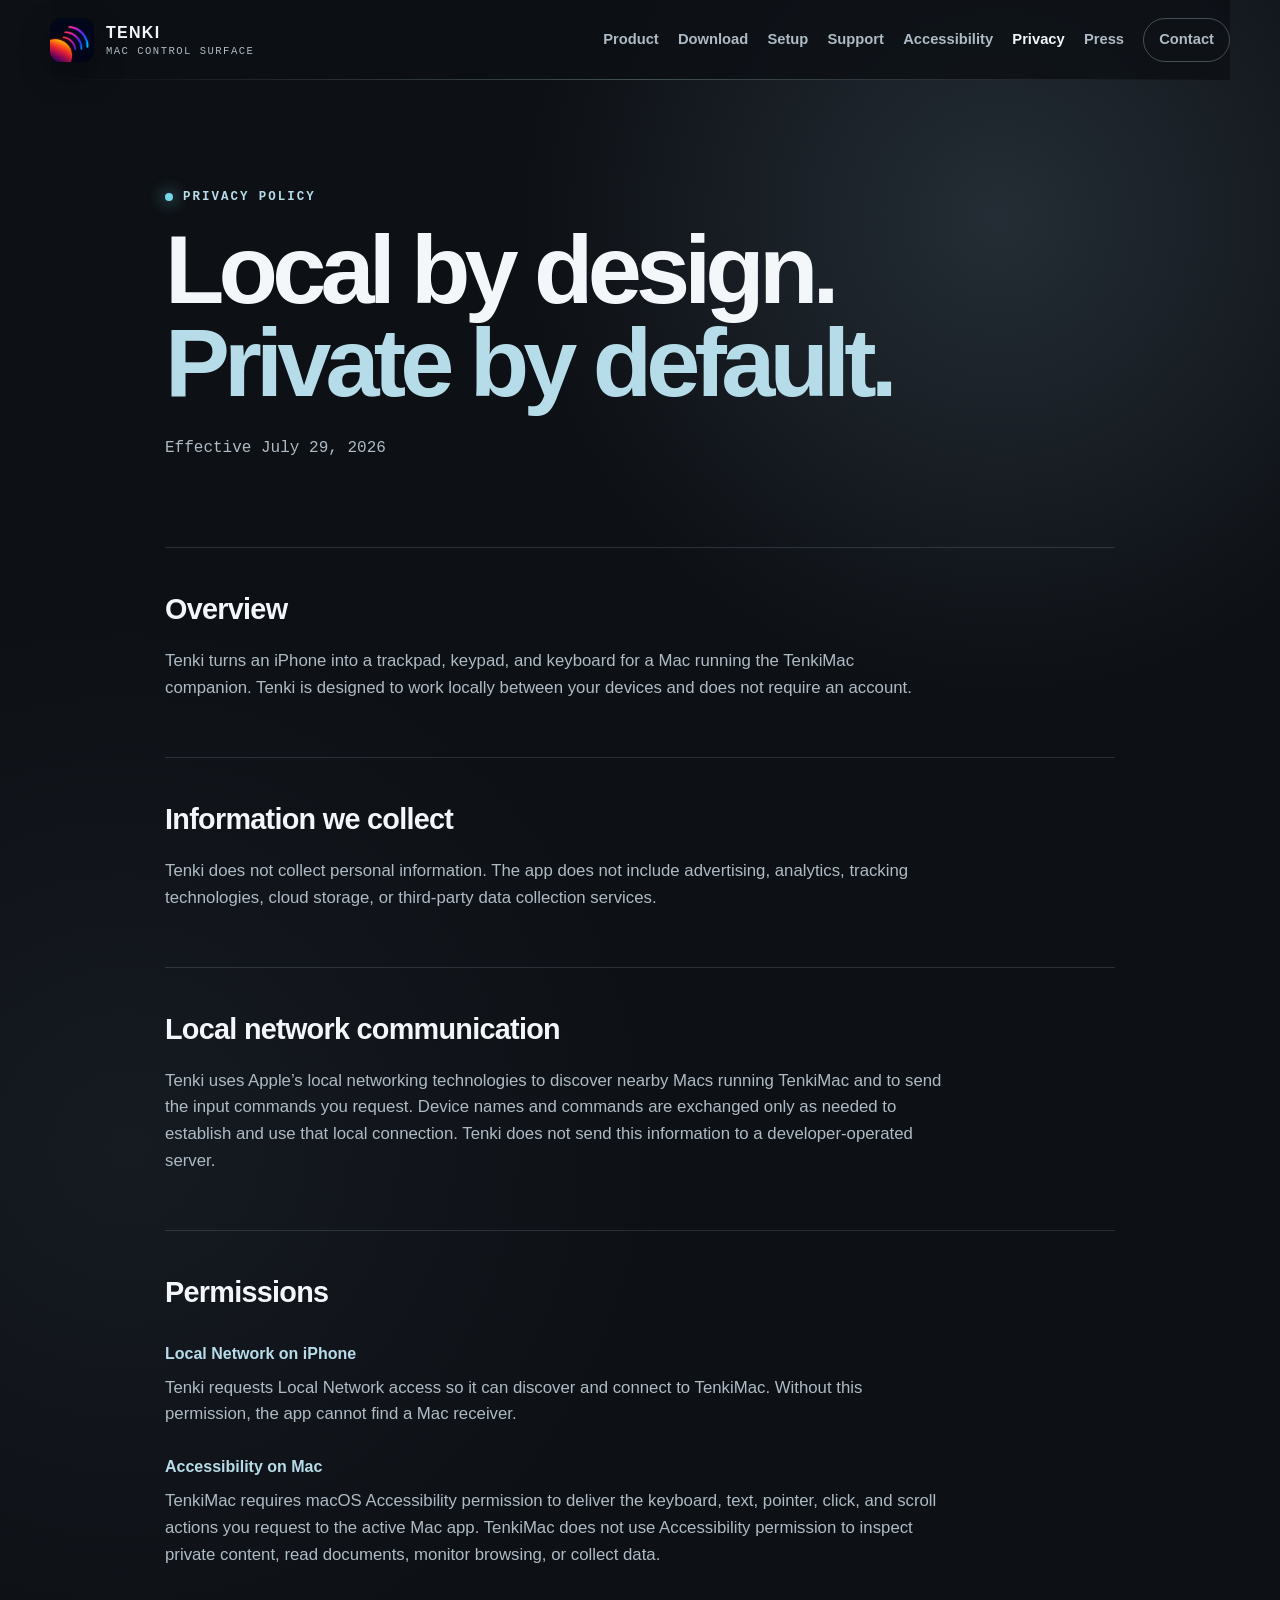
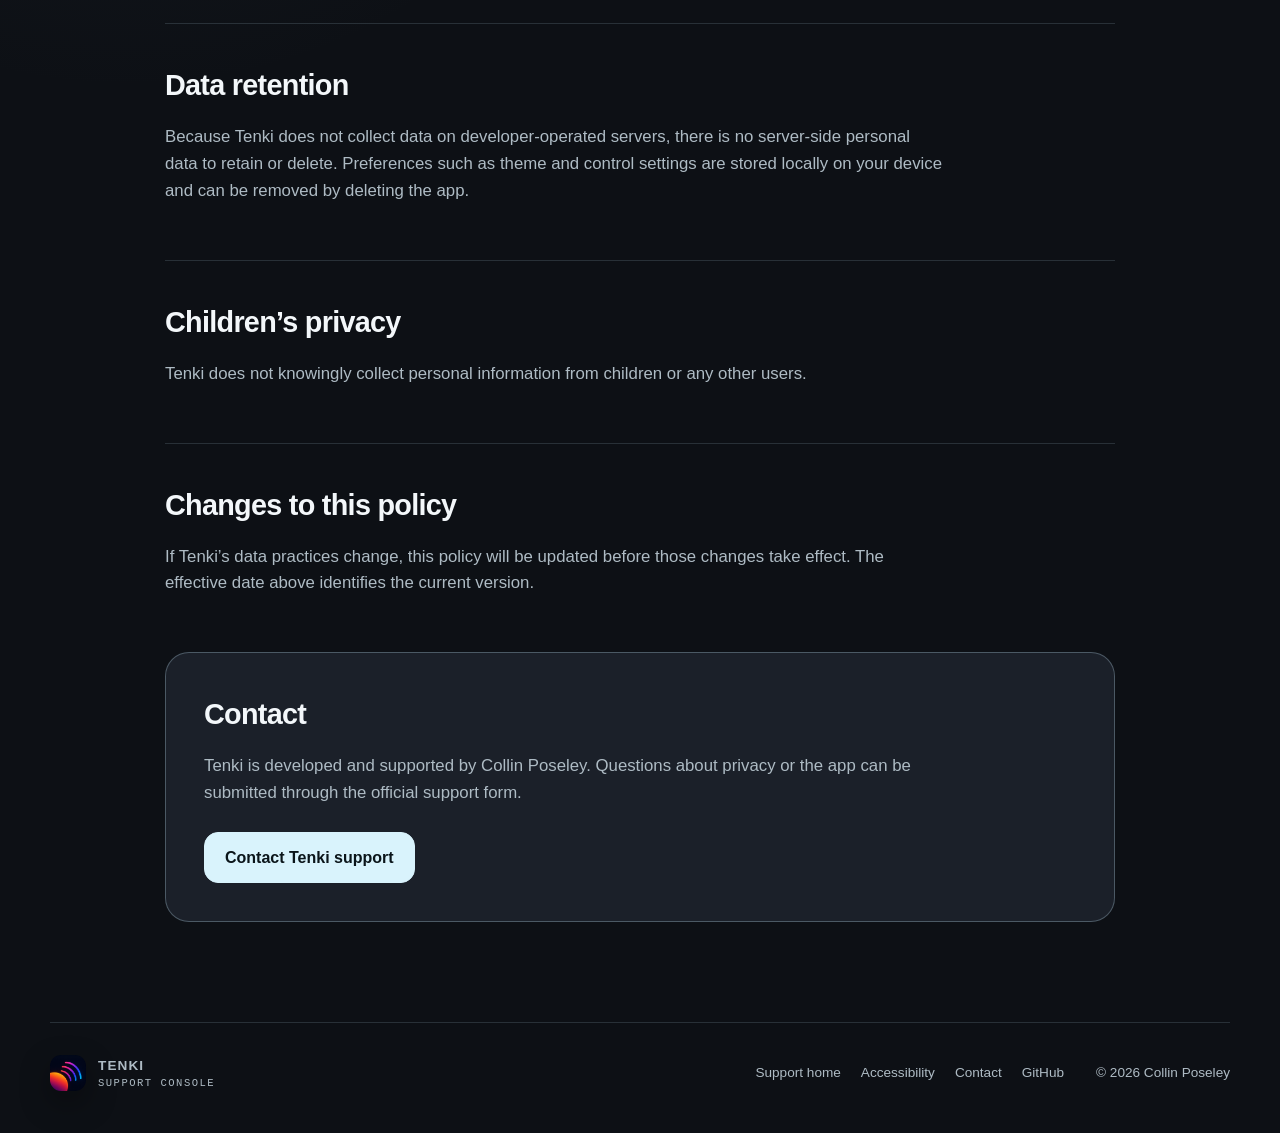
<file: privacy.html>
<!DOCTYPE html>
<html lang="en">
<head>
  <meta charset="utf-8">
  <meta name="viewport" content="width=device-width, initial-scale=1">
  <meta name="theme-color" content="#171b22">
  <meta name="description" content="Tenki Privacy Policy. Learn how Tenki uses local network access and protects your information.">
  <meta property="og:title" content="Tenki Privacy Policy">
  <meta property="og:description" content="Tenki is local-first: no accounts, ads, analytics, tracking, or cloud storage.">
  <meta property="og:type" content="website">
  <meta property="og:url" content="https://cposeley2.github.io/tenki-support/privacy.html">
  <meta property="og:image" content="https://cposeley2.github.io/tenki-support/assets/og.png">
  <meta name="twitter:card" content="summary_large_image">
  <title>Privacy Policy · Tenki Support</title>
  <link rel="icon" type="image/png" href="assets/icon.png">
  <link rel="apple-touch-icon" href="assets/icon.png">
  <link rel="stylesheet" href="assets/styles.css">
</head>
<body>
  <a class="skip-link" href="#main">Skip to content</a>

  <header class="site-header">
    <a class="brand" href="./" aria-label="Tenki home">
      <img src="assets/icon.png" alt="" width="44" height="44">
      <span>
        <strong>TENKI</strong>
        <small>MAC CONTROL SURFACE</small>
      </span>
    </a>
    <nav aria-label="Primary navigation">
      <a href="./">Product</a>
      <a href="./#download">Download</a>
      <a href="./#setup">Setup</a>
      <a href="./#troubleshooting">Support</a>
      <a href="accessibility.html">Accessibility</a>
      <a aria-current="page" href="privacy.html">Privacy</a>
      <a href="press.html">Press</a>
      <a class="nav-cta" href="https://github.com/CPoseley2/tenki-support/issues/new?template=support.yml">Contact</a>
    </nav>
  </header>

  <main id="main" class="policy-main">
    <div class="policy-hero">
      <p class="eyebrow"><span class="status-dot"></span> PRIVACY POLICY</p>
      <h1>Local by design.<br><span>Private by default.</span></h1>
      <p>Effective July 29, 2026</p>
    </div>

    <article class="policy">
      <section>
        <h2>Overview</h2>
        <p>Tenki turns an iPhone into a trackpad, keypad, and keyboard for a Mac running the TenkiMac companion. Tenki is designed to work locally between your devices and does not require an account.</p>
      </section>

      <section>
        <h2>Information we collect</h2>
        <p>Tenki does not collect personal information. The app does not include advertising, analytics, tracking technologies, cloud storage, or third-party data collection services.</p>
      </section>

      <section>
        <h2>Local network communication</h2>
        <p>Tenki uses Apple’s local networking technologies to discover nearby Macs running TenkiMac and to send the input commands you request. Device names and commands are exchanged only as needed to establish and use that local connection. Tenki does not send this information to a developer-operated server.</p>
      </section>

      <section>
        <h2>Permissions</h2>
        <h3>Local Network on iPhone</h3>
        <p>Tenki requests Local Network access so it can discover and connect to TenkiMac. Without this permission, the app cannot find a Mac receiver.</p>

        <h3>Accessibility on Mac</h3>
        <p>TenkiMac requires macOS Accessibility permission to deliver the keyboard, text, pointer, click, and scroll actions you request to the active Mac app. TenkiMac does not use Accessibility permission to inspect private content, read documents, monitor browsing, or collect data.</p>
      </section>

      <section>
        <h2>Data retention</h2>
        <p>Because Tenki does not collect data on developer-operated servers, there is no server-side personal data to retain or delete. Preferences such as theme and control settings are stored locally on your device and can be removed by deleting the app.</p>
      </section>

      <section>
        <h2>Children’s privacy</h2>
        <p>Tenki does not knowingly collect personal information from children or any other users.</p>
      </section>

      <section>
        <h2>Changes to this policy</h2>
        <p>If Tenki’s data practices change, this policy will be updated before those changes take effect. The effective date above identifies the current version.</p>
      </section>

      <section class="policy-contact">
        <h2>Contact</h2>
        <p>Tenki is developed and supported by Collin Poseley. Questions about privacy or the app can be submitted through the official support form.</p>
        <a class="button primary" href="https://github.com/CPoseley2/tenki-support/issues/new?template=support.yml">Contact Tenki support</a>
      </section>
    </article>
  </main>

  <footer>
    <a class="brand footer-brand" href="./">
      <img src="assets/icon.png" alt="" width="36" height="36">
      <span><strong>TENKI</strong><small>SUPPORT CONSOLE</small></span>
    </a>
    <div class="footer-links">
      <a href="./">Support home</a>
      <a href="accessibility.html">Accessibility</a>
      <a href="https://github.com/CPoseley2/tenki-support/issues/new?template=support.yml">Contact</a>
      <a href="https://github.com/CPoseley2/tenki-support">GitHub</a>
    </div>
    <p>© 2026 Collin Poseley</p>
  </footer>
</body>
</html>
</file>
<file: assets/styles.css>
:root {
  color-scheme: dark;
  --bg: #0d1015;
  --bg-soft: #151a22;
  --panel: rgba(31, 37, 47, 0.82);
  --panel-strong: #202630;
  --line: rgba(188, 219, 234, 0.16);
  --line-strong: rgba(188, 219, 234, 0.3);
  --text: #f3f7fa;
  --muted: #aebbc4;
  --accent: #b7dce9;
  --accent-strong: #d9f3fc;
  --signal: #74d8e8;
  --danger: #f07178;
  --max: 1180px;
  --radius: 26px;
  --mono: ui-monospace, "SFMono-Regular", "SF Mono", Menlo, Consolas, monospace;
  --sans: -apple-system, BlinkMacSystemFont, "SF Pro Display", "Helvetica Neue", Arial, sans-serif;
}

* {
  box-sizing: border-box;
}

html {
  scroll-behavior: smooth;
}

body {
  margin: 0;
  min-width: 320px;
  overflow-x: hidden;
  color: var(--text);
  background:
    radial-gradient(circle at 78% 8%, rgba(156, 198, 219, 0.16), transparent 30rem),
    radial-gradient(circle at 10% 42%, rgba(85, 106, 125, 0.12), transparent 34rem),
    var(--bg);
  font-family: var(--sans);
  line-height: 1.6;
}

body::before {
  position: fixed;
  inset: 0;
  z-index: -1;
  pointer-events: none;
  content: "";
  opacity: 0.34;
  background-image:
    linear-gradient(rgba(255, 255, 255, 0.025) 1px, transparent 1px),
    linear-gradient(90deg, rgba(255, 255, 255, 0.025) 1px, transparent 1px);
  background-size: 52px 52px;
  mask-image: linear-gradient(to bottom, black, transparent 72%);
}

a {
  color: inherit;
}

img {
  display: block;
  max-width: 100%;
  height: auto;
}

.skip-link {
  position: fixed;
  top: 8px;
  left: 8px;
  z-index: 100;
  padding: 10px 14px;
  color: #081015;
  background: var(--accent-strong);
  border-radius: 8px;
  transform: translateY(-160%);
}

.skip-link:focus {
  transform: translateY(0);
}

.site-header {
  position: sticky;
  top: 0;
  z-index: 20;
  display: flex;
  align-items: center;
  justify-content: space-between;
  width: min(calc(100% - 40px), var(--max));
  margin: 0 auto;
  padding: 18px 0;
  background: rgba(13, 16, 21, 0.82);
  backdrop-filter: blur(20px);
}

.site-header::after {
  position: absolute;
  right: 0;
  bottom: 0;
  left: 0;
  height: 1px;
  content: "";
  background: linear-gradient(90deg, transparent, var(--line-strong), transparent);
}

.brand {
  display: inline-flex;
  gap: 12px;
  align-items: center;
  text-decoration: none;
}

.brand img {
  border-radius: 11px;
  box-shadow: 0 12px 30px rgba(0, 0, 0, 0.34);
}

.brand span {
  display: grid;
  line-height: 1.1;
}

.brand strong {
  letter-spacing: 0.08em;
}

.brand small {
  margin-top: 4px;
  color: var(--muted);
  font: 0.66rem/1 var(--mono);
  letter-spacing: 0.14em;
}

.site-header nav {
  display: flex;
  gap: clamp(12px, 1.5vw, 24px);
  align-items: center;
  white-space: nowrap;
}

.site-header nav a {
  color: var(--muted);
  font-size: clamp(0.78rem, 1.15vw, 0.92rem);
  font-weight: 600;
  text-decoration: none;
  transition: color 160ms ease;
}

.site-header nav a:hover,
.site-header nav a:focus-visible,
.site-header nav a[aria-current="page"] {
  color: var(--text);
}

.nav-cta {
  padding: 9px 15px;
  color: var(--text);
  border: 1px solid var(--line-strong);
  border-radius: 999px;
}

main,
footer {
  width: min(calc(100% - 40px), var(--max));
  margin-inline: auto;
}

.hero {
  display: grid;
  grid-template-columns: minmax(0, 1.2fr) minmax(280px, 0.8fr);
  gap: 80px;
  align-items: center;
  min-height: 760px;
  padding: 64px 0 88px;
}

.eyebrow {
  display: flex;
  gap: 10px;
  align-items: center;
  margin: 0 0 18px;
  color: var(--accent);
  font: 700 0.78rem/1.2 var(--mono);
  letter-spacing: 0.16em;
}

.status-dot {
  width: 8px;
  height: 8px;
  background: var(--signal);
  border-radius: 50%;
  box-shadow: 0 0 16px var(--signal);
}

h1,
h2,
h3,
p {
  margin-top: 0;
}

h1 {
  max-width: 720px;
  margin-bottom: 26px;
  font-size: clamp(3.5rem, 7.6vw, 6.6rem);
  line-height: 0.96;
  letter-spacing: -0.06em;
}

h1 span,
h2 span {
  color: var(--accent);
}

.hero-summary {
  max-width: 650px;
  margin-bottom: 32px;
  color: var(--muted);
  font-size: clamp(1.08rem, 2vw, 1.3rem);
}

.hero-actions {
  display: flex;
  flex-wrap: wrap;
  gap: 12px;
}

.pending-button {
  cursor: default;
}

.launch-price {
  display: flex;
  flex-wrap: wrap;
  gap: 8px 12px;
  align-items: center;
  margin: 18px 0 0;
  color: var(--text);
  font: 700 0.82rem/1.4 var(--mono);
}

.launch-price > span {
  padding: 5px 8px;
  color: #081015;
  background: var(--signal);
  border-radius: 6px;
  font-size: 0.66rem;
  letter-spacing: 0.1em;
}

.launch-price small {
  color: var(--muted);
  font-size: 0.72rem;
  font-weight: 500;
}

.button {
  display: inline-flex;
  min-height: 48px;
  padding: 12px 20px;
  align-items: center;
  justify-content: center;
  border-radius: 14px;
  font-weight: 750;
  text-decoration: none;
  transition: transform 160ms ease, border-color 160ms ease, background 160ms ease;
}

.button:hover,
.button:focus-visible {
  transform: translateY(-2px);
}

.button.primary {
  color: #0b151a;
  background: var(--accent-strong);
  border: 1px solid var(--accent-strong);
}

.button.secondary {
  color: var(--text);
  background: rgba(255, 255, 255, 0.035);
  border: 1px solid var(--line-strong);
}

.button.secondary:hover,
.button.secondary:focus-visible {
  background: rgba(255, 255, 255, 0.07);
  border-color: rgba(188, 219, 234, 0.5);
}

.signal-list {
  display: flex;
  flex-wrap: wrap;
  gap: 16px 24px;
  padding: 0;
  margin: 48px 0 0;
  color: var(--muted);
  list-style: none;
  font-size: 0.9rem;
}

.signal-list span {
  margin-right: 7px;
  color: var(--accent);
  font-family: var(--mono);
}

.hero-device {
  position: relative;
  width: min(100%, 360px);
  justify-self: center;
}

.hero-device > img {
  position: relative;
  z-index: 1;
  width: 100%;
  aspect-ratio: 632 / 1367;
  object-fit: contain;
  border: 1px solid rgba(255, 255, 255, 0.17);
  border-radius: 48px;
  box-shadow: 0 40px 80px rgba(0, 0, 0, 0.55);
}

.device-glow {
  position: absolute;
  inset: 10% -18%;
  background: radial-gradient(circle, rgba(162, 211, 230, 0.26), transparent 68%);
  filter: blur(28px);
}

.download-section {
  display: grid;
  grid-template-columns: minmax(0, 1.15fr) minmax(320px, 0.85fr);
  gap: 48px;
  align-items: center;
  padding: 56px;
  margin-bottom: 110px;
  background:
    radial-gradient(circle at 88% 16%, rgba(116, 216, 232, 0.17), transparent 24rem),
    linear-gradient(135deg, rgba(44, 54, 67, 0.9), rgba(20, 24, 31, 0.96));
  border: 1px solid var(--line-strong);
  border-radius: 30px;
  box-shadow: 0 32px 80px rgba(0, 0, 0, 0.24);
}

.download-copy h2 {
  margin-bottom: 16px;
  font-size: clamp(2.5rem, 5vw, 4.4rem);
  line-height: 1;
  letter-spacing: -0.045em;
}

.download-copy > p:not(.eyebrow, .download-meta) {
  max-width: 620px;
  color: var(--muted);
  font-size: 1.08rem;
}

.download-actions {
  display: flex;
  flex-wrap: wrap;
  gap: 12px;
  margin-top: 28px;
}

.download-meta {
  margin: 18px 0 0;
  color: var(--muted);
  font: 0.75rem/1.6 var(--mono);
}

.release-card {
  padding: 28px;
  background: rgba(10, 13, 17, 0.62);
  border: 1px solid var(--line);
  border-radius: 22px;
}

.release-label,
.checksum span {
  color: var(--accent);
  font: 700 0.72rem/1.2 var(--mono);
  letter-spacing: 0.14em;
}

.install-list {
  display: grid;
  gap: 14px;
  padding: 24px 0;
  margin: 0;
  list-style: none;
  border-bottom: 1px solid var(--line);
}

.install-list li {
  display: flex;
  gap: 12px;
  color: var(--muted);
}

.install-list li span {
  flex: 0 0 auto;
  color: var(--accent);
  font-family: var(--mono);
}

.checksum {
  display: grid;
  gap: 10px;
  padding-top: 22px;
}

.checksum code {
  overflow-wrap: anywhere;
  color: var(--muted);
  font: 0.73rem/1.6 var(--mono);
}

.surface-strip,
.setup-section,
.troubleshooting-section {
  padding: 110px 0;
  border-top: 1px solid var(--line);
}

.section-heading {
  max-width: 760px;
  margin-bottom: 50px;
}

.section-heading.compact {
  max-width: 680px;
}

.section-heading h2,
.privacy-callout h2,
.contact-section h2 {
  margin-bottom: 16px;
  font-size: clamp(2.4rem, 5vw, 4.2rem);
  line-height: 1.02;
  letter-spacing: -0.045em;
}

.section-heading > p:last-child,
.privacy-callout p,
.contact-section p {
  color: var(--muted);
  font-size: 1.08rem;
}

.surface-grid {
  display: grid;
  grid-template-columns: repeat(3, 1fr);
  gap: 18px;
}

.surface-card {
  position: relative;
  min-width: 0;
  overflow: hidden;
  padding: 28px 28px 0;
  background: linear-gradient(145deg, rgba(43, 51, 63, 0.86), rgba(18, 22, 29, 0.96));
  border: 1px solid var(--line);
  border-radius: var(--radius);
}

.surface-card::after {
  position: absolute;
  inset: 0;
  pointer-events: none;
  content: "";
  background: linear-gradient(125deg, rgba(255, 255, 255, 0.04), transparent 40%);
}

.surface-number {
  color: var(--accent);
  font: 0.78rem/1 var(--mono);
  letter-spacing: 0.16em;
}

.surface-card h3 {
  margin: 18px 0 10px;
  font-size: 1.55rem;
}

.surface-card p {
  min-height: 90px;
  color: var(--muted);
}

.surface-card img {
  width: min(88%, 275px);
  height: auto;
  aspect-ratio: 632 / 1367;
  object-fit: contain;
  align-self: start;
  justify-self: center;
  margin: 24px auto -22%;
  border: 1px solid rgba(255, 255, 255, 0.16);
  border-radius: 30px;
  box-shadow: 0 24px 60px rgba(0, 0, 0, 0.46);
}

.steps {
  display: grid;
  grid-template-columns: repeat(2, 1fr);
  gap: 14px;
  padding: 0;
  list-style: none;
}

.steps li {
  display: flex;
  gap: 20px;
  padding: 28px;
  background: var(--panel);
  border: 1px solid var(--line);
  border-radius: 20px;
}

.step-number {
  flex: 0 0 auto;
  color: var(--accent);
  font: 700 0.8rem/1.4 var(--mono);
}

.steps h3 {
  margin-bottom: 6px;
  font-size: 1.12rem;
}

.steps p {
  margin: 0;
  color: var(--muted);
}

.requirements {
  display: grid;
  grid-template-columns: repeat(3, 1fr);
  gap: 1px;
  margin-top: 22px;
  overflow: hidden;
  background: var(--line);
  border: 1px solid var(--line);
  border-radius: 18px;
}

.requirements div {
  display: grid;
  gap: 5px;
  padding: 20px 24px;
  background: var(--bg-soft);
}

.requirements small {
  color: var(--accent);
  font: 0.7rem/1.2 var(--mono);
  letter-spacing: 0.14em;
}

.requirements strong {
  font-size: 0.98rem;
}

.diagnostic-list {
  border-top: 1px solid var(--line-strong);
}

details {
  border-bottom: 1px solid var(--line-strong);
}

summary {
  position: relative;
  padding: 24px 52px 24px 0;
  cursor: pointer;
  font-size: 1.08rem;
  font-weight: 700;
  list-style: none;
}

summary::-webkit-details-marker {
  display: none;
}

summary::after {
  position: absolute;
  top: 21px;
  right: 0;
  display: grid;
  width: 30px;
  height: 30px;
  content: "+";
  place-items: center;
  color: var(--accent);
  border: 1px solid var(--line-strong);
  border-radius: 50%;
}

details[open] summary::after {
  content: "–";
}

details > div {
  max-width: 820px;
  padding: 0 48px 24px 0;
  color: var(--muted);
}

details p {
  margin-bottom: 0;
}

.privacy-callout,
.contact-section {
  display: grid;
  grid-template-columns: minmax(0, 1fr) auto;
  gap: 48px;
  align-items: center;
  padding: 56px;
  margin: 56px 0;
  background:
    linear-gradient(130deg, rgba(64, 78, 92, 0.4), rgba(24, 29, 37, 0.92)),
    var(--panel);
  border: 1px solid var(--line-strong);
  border-radius: 30px;
}

.privacy-callout h2,
.contact-section h2 {
  font-size: clamp(2rem, 4vw, 3.5rem);
}

.privacy-callout p,
.contact-section p {
  max-width: 760px;
  margin-bottom: 0;
}

.contact-section {
  margin-bottom: 100px;
  background:
    radial-gradient(circle at 85% 20%, rgba(113, 197, 218, 0.18), transparent 28rem),
    var(--panel);
}

footer {
  display: grid;
  grid-template-columns: 1fr auto auto;
  gap: 32px;
  align-items: center;
  padding: 32px 0 42px;
  color: var(--muted);
  border-top: 1px solid var(--line);
  font-size: 0.85rem;
}

.footer-links {
  display: flex;
  gap: 20px;
}

.footer-links a {
  text-decoration: none;
}

.footer-links a:hover,
.footer-links a:focus-visible {
  color: var(--text);
}

footer p {
  margin: 0;
}

.policy-main {
  max-width: 950px;
}

.policy-hero {
  padding: 110px 0 70px;
}

.policy-hero h1 {
  max-width: 900px;
}

.policy-hero > p:last-child {
  color: var(--muted);
  font-family: var(--mono);
}

.policy {
  margin-bottom: 100px;
}

.policy section {
  padding: 38px 0;
  border-top: 1px solid var(--line);
}

.policy h2 {
  margin-bottom: 16px;
  font-size: 1.8rem;
  letter-spacing: -0.025em;
}

.policy h3 {
  margin: 26px 0 8px;
  color: var(--accent);
  font-size: 1rem;
}

.policy p {
  max-width: 780px;
  color: var(--muted);
  font-size: 1.05rem;
}

.policy-contact {
  padding: 38px !important;
  background: var(--panel);
  border: 1px solid var(--line-strong) !important;
  border-radius: 24px;
}

.policy-contact .button {
  margin-top: 8px;
}

.accessibility-main {
  max-width: 1100px;
}

.accessibility-hero {
  max-width: 940px;
  padding: 110px 0 80px;
}

.accessibility-hero h1 {
  max-width: 940px;
}

.accessibility-hero > p:last-child {
  max-width: 760px;
  color: var(--muted);
  font-size: clamp(1.08rem, 2vw, 1.28rem);
}

.accessibility-grid {
  display: grid;
  grid-template-columns: repeat(2, minmax(0, 1fr));
  gap: 16px;
  padding: 0 0 80px;
}

.accessibility-card {
  padding: 30px;
  background:
    linear-gradient(145deg, rgba(43, 51, 63, 0.78), rgba(18, 22, 29, 0.94)),
    var(--panel);
  border: 1px solid var(--line);
  border-radius: 24px;
}

.feature-index {
  color: var(--accent);
  font: 700 0.76rem/1 var(--mono);
  letter-spacing: 0.16em;
}

.accessibility-card h2 {
  margin: 20px 0 10px;
  font-size: 1.55rem;
  letter-spacing: -0.025em;
}

.accessibility-card p {
  margin-bottom: 0;
  color: var(--muted);
}

.accessibility-progress {
  display: grid;
  grid-template-columns: minmax(0, 0.8fr) minmax(0, 1.2fr);
  gap: 60px;
  padding: 70px 0;
  border-top: 1px solid var(--line);
}

.accessibility-progress h2,
.accessibility-feedback h2 {
  margin-bottom: 0;
  font-size: clamp(2.2rem, 4vw, 3.6rem);
  line-height: 1.02;
  letter-spacing: -0.04em;
}

.progress-copy p {
  color: var(--muted);
  font-size: 1.05rem;
}

.progress-copy p:last-child {
  margin-bottom: 0;
}

.accessibility-feedback {
  display: grid;
  grid-template-columns: minmax(0, 1fr) auto;
  gap: 48px;
  align-items: center;
  padding: 56px;
  margin: 20px 0 100px;
  background:
    radial-gradient(circle at 88% 18%, rgba(116, 216, 232, 0.18), transparent 24rem),
    var(--panel);
  border: 1px solid var(--line-strong);
  border-radius: 30px;
}

.accessibility-feedback p:last-child {
  max-width: 740px;
  margin: 18px 0 0;
  color: var(--muted);
  font-size: 1.08rem;
}

.press-main {
  max-width: 1180px;
}

.press-hero {
  display: grid;
  grid-template-columns: minmax(0, 1fr) minmax(220px, 0.4fr);
  gap: 70px;
  align-items: center;
  min-height: 660px;
  padding: 80px 0 100px;
}

.press-hero h1 {
  margin-bottom: 24px;
}

.press-hero > div > p:not(.eyebrow) {
  max-width: 650px;
  color: var(--muted);
  font-size: 1.2rem;
}

.press-mark {
  width: min(100%, 330px);
  border-radius: 27%;
  box-shadow: 0 40px 100px rgba(0, 0, 0, 0.48), 0 0 90px rgba(116, 216, 232, 0.13);
}

.press-facts,
.press-copy,
.press-assets {
  padding: 100px 0;
  border-top: 1px solid var(--line);
}

.fact-grid {
  display: grid;
  grid-template-columns: repeat(4, minmax(0, 1fr));
  gap: 1px;
  overflow: hidden;
  margin: 0;
  background: var(--line);
  border: 1px solid var(--line);
  border-radius: 22px;
}

.fact-grid div {
  display: grid;
  gap: 8px;
  min-height: 130px;
  padding: 24px;
  background: var(--bg-soft);
}

.fact-grid dt,
.press-copy article > span {
  color: var(--accent);
  font: 700 0.68rem/1.3 var(--mono);
  letter-spacing: 0.12em;
}

.fact-grid dd {
  align-self: end;
  margin: 0;
  font-weight: 700;
}

.press-copy article {
  display: grid;
  grid-template-columns: 190px minmax(0, 760px);
  gap: 36px;
  padding: 30px 0;
  border-top: 1px solid var(--line);
}

.press-copy article p {
  margin: 0;
  color: var(--muted);
  font-size: 1.08rem;
}

.asset-grid {
  display: grid;
  grid-template-columns: repeat(5, minmax(0, 1fr));
  gap: 14px;
}

.asset-grid a {
  display: grid;
  gap: 8px;
  min-width: 0;
  padding: 14px;
  text-decoration: none;
  background: var(--panel);
  border: 1px solid var(--line);
  border-radius: 20px;
  transition: transform 160ms ease, border-color 160ms ease;
}

.asset-grid a:hover,
.asset-grid a:focus-visible {
  transform: translateY(-3px);
  border-color: var(--line-strong);
}

.asset-grid img {
  width: 100%;
  height: 260px;
  object-fit: contain;
  background: #090d12;
  border-radius: 13px;
}

.asset-grid strong {
  margin-top: 4px;
}

.asset-grid small {
  color: var(--muted);
  font: 0.68rem/1.4 var(--mono);
}

.asset-grid .wide-asset {
  grid-column: span 5;
}

.asset-grid .wide-asset img {
  height: auto;
  aspect-ratio: 3 / 2;
  object-fit: cover;
}

@media (max-width: 900px) {
  .site-header {
    flex-wrap: wrap;
    gap: 12px;
    padding-bottom: 12px;
  }

  .site-header nav {
    flex: 1 0 100%;
    gap: 18px;
    order: 3;
    overflow-x: auto;
    padding: 2px 0 5px;
    scrollbar-width: none;
  }

  .site-header nav::-webkit-scrollbar {
    display: none;
  }

  .site-header nav a {
    flex: 0 0 auto;
    font-size: 0.82rem;
  }

  .hero {
    grid-template-columns: 1fr;
    gap: 52px;
    padding-top: 72px;
    text-align: center;
  }

  .hero-copy {
    display: grid;
    justify-items: center;
  }

  .signal-list {
    justify-content: center;
  }

  .hero-device {
    width: min(72vw, 340px);
  }

  .press-hero {
    grid-template-columns: 1fr;
    text-align: center;
  }

  .press-hero > div {
    display: grid;
    justify-items: center;
  }

  .press-mark {
    justify-self: center;
  }

  .fact-grid {
    grid-template-columns: repeat(2, minmax(0, 1fr));
  }

  .asset-grid {
    grid-template-columns: repeat(2, minmax(0, 1fr));
  }

  .asset-grid .wide-asset {
    grid-column: span 2;
  }

  .surface-grid {
    grid-template-columns: 1fr;
  }

  .surface-card {
    display: grid;
    grid-template-columns: 1fr minmax(150px, 0.65fr);
    column-gap: 28px;
    align-items: start;
  }

  .surface-card .surface-number,
  .surface-card h3,
  .surface-card p {
    grid-column: 1;
  }

  .surface-card img {
    grid-column: 2;
    grid-row: 1 / span 3;
    margin: 0 auto -20%;
  }

  .surface-card p {
    min-height: 0;
  }

  .privacy-callout,
  .contact-section,
  .download-section,
  .accessibility-progress,
  .accessibility-feedback {
    grid-template-columns: 1fr;
  }

  footer {
    grid-template-columns: 1fr;
  }
}

@media (max-width: 650px) {
  .site-header,
  main,
  footer {
    width: min(calc(100% - 28px), var(--max));
  }

  .site-header {
    padding: 14px 0;
  }

  .site-header nav {
    flex-wrap: wrap;
    gap: 16px;
    margin-inline: -2px;
    overflow-x: visible;
    row-gap: 10px;
  }

  .nav-cta {
    padding: 8px 11px;
    font-size: 0.78rem;
  }

  .brand img {
    width: 38px;
    height: 38px;
  }

  .brand small {
    display: none;
  }

  .hero {
    min-height: auto;
    padding: 64px 0 80px;
  }

  .press-hero {
    min-height: auto;
    padding: 80px 0;
  }

  .press-copy article {
    grid-template-columns: 1fr;
    gap: 12px;
  }

  .fact-grid,
  .asset-grid {
    grid-template-columns: 1fr;
  }

  .asset-grid .wide-asset {
    grid-column: span 1;
  }

  h1 {
    font-size: clamp(3.2rem, 15vw, 4.5rem);
  }

  .hero-actions {
    display: grid;
    width: 100%;
  }

  .signal-list {
    display: grid;
    width: 100%;
    justify-content: start;
    text-align: left;
  }

  .surface-strip,
  .setup-section,
  .troubleshooting-section {
    padding: 80px 0;
  }

  .download-section {
    gap: 34px;
    padding: 30px;
    margin-bottom: 80px;
    border-radius: 24px;
  }

  .download-actions {
    display: grid;
  }

  .surface-card {
    display: block;
  }

  .surface-card img {
    width: min(78%, 260px);
    margin: 28px auto -22%;
  }

  .steps {
    grid-template-columns: 1fr;
  }

  .requirements {
    grid-template-columns: 1fr;
  }

  .accessibility-hero {
    padding: 80px 0 60px;
  }

  .accessibility-grid {
    grid-template-columns: 1fr;
    padding-bottom: 60px;
  }

  .accessibility-progress {
    gap: 28px;
    padding: 56px 0;
  }

  .accessibility-feedback {
    gap: 30px;
    padding: 30px;
    border-radius: 24px;
  }

  .accessibility-feedback .button {
    width: 100%;
  }

  .privacy-callout,
  .contact-section {
    padding: 30px;
    border-radius: 24px;
  }

  .privacy-callout .button,
  .contact-section .button,
  .download-actions .button {
    width: 100%;
  }

  .policy-hero {
    padding: 80px 0 50px;
  }

  .policy-contact {
    padding: 28px !important;
  }

  .footer-links {
    flex-wrap: wrap;
  }
}

@media (prefers-reduced-motion: reduce) {
  html {
    scroll-behavior: auto;
  }

  *,
  *::before,
  *::after {
    transition-duration: 0.01ms !important;
  }
}
</file>
